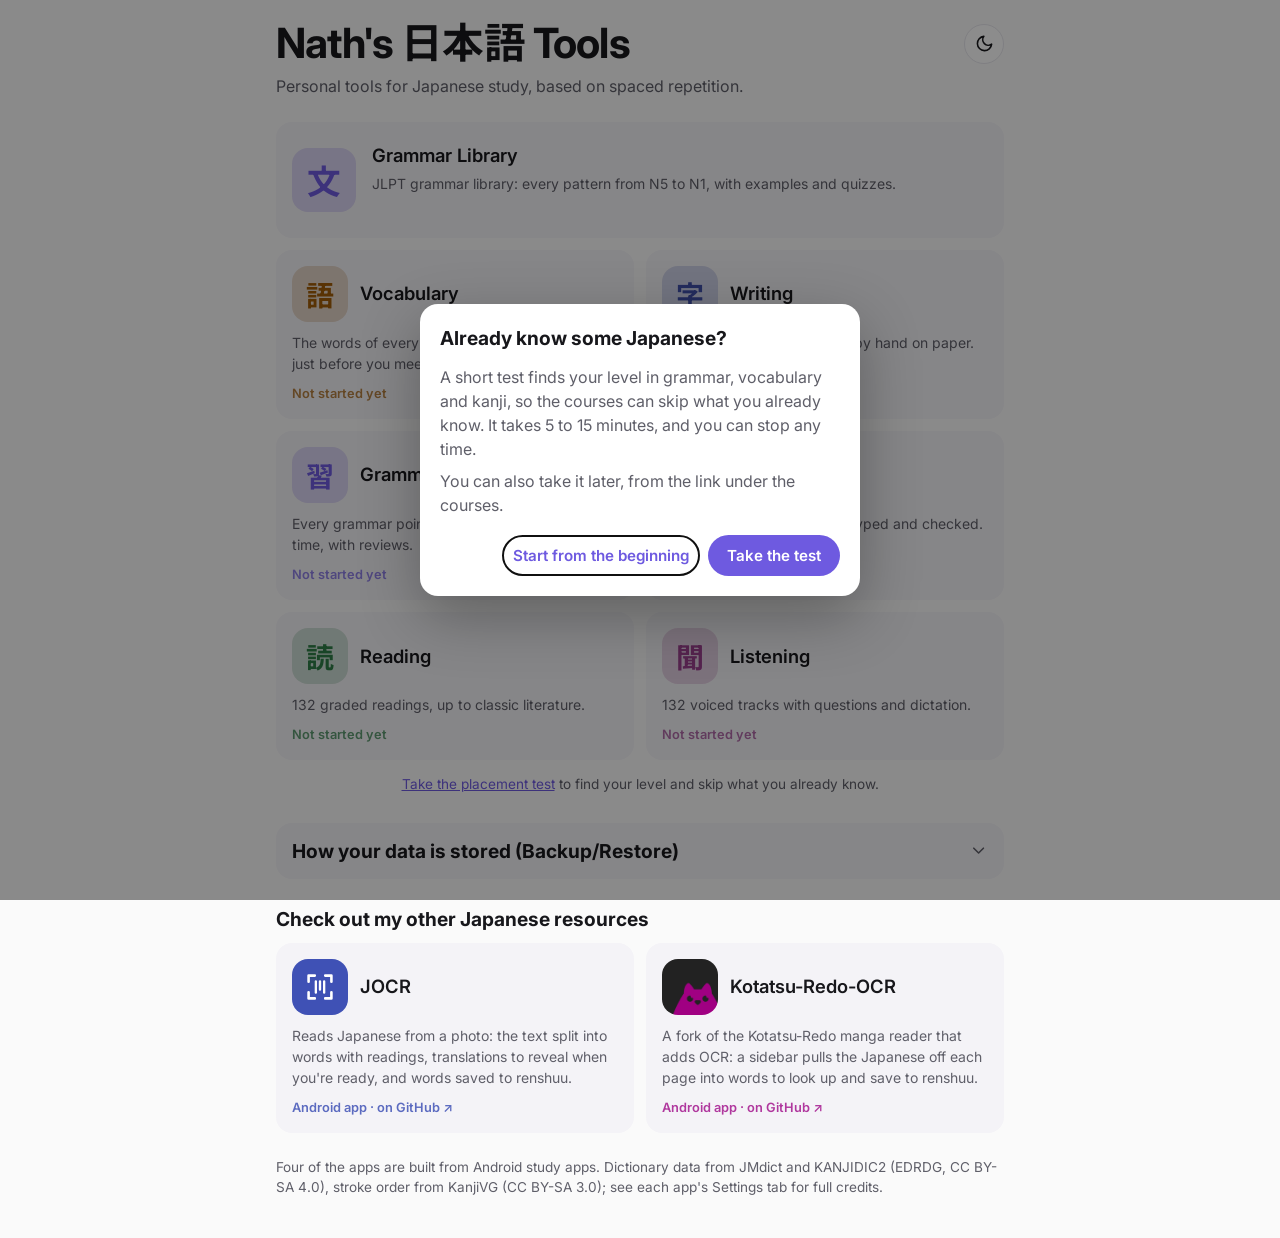
<file: index.html>
<!DOCTYPE html>
<html lang="en">
<head>
<meta charset="UTF-8">
<link rel="icon" href="data:image/svg+xml,%3Csvg%20xmlns%3D%27http%3A//www.w3.org/2000/svg%27%20viewBox%3D%270%200%2064%2064%27%3E%3Crect%20width%3D%2764%27%20height%3D%2764%27%20rx%3D%2714%27%20fill%3D%27%236E5AE0%27/%3E%3Ctext%20x%3D%2732%27%20y%3D%2745%27%20font-size%3D%2738%27%20text-anchor%3D%27middle%27%20fill%3D%27white%27%20font-family%3D%27sans-serif%27%3E%E6%97%A5%3C/text%3E%3C/svg%3E">
<link rel="manifest" href="manifest.webmanifest">
<link rel="apple-touch-icon" href="assets/icons/icon-180.png">
<meta name="apple-mobile-web-app-capable" content="yes">
<meta name="mobile-web-app-capable" content="yes">
<meta name="apple-mobile-web-app-title" content="日本語">
<meta name="apple-mobile-web-app-status-bar-style" content="default">
<meta name="theme-color" content="#FAFAFA">
<meta name="viewport" content="width=device-width, initial-scale=1.0">
<title>Nath's 日本語 Tools</title>
<meta name="description" content="A JLPT grammar library and six spaced-repetition study apps: grammar, vocabulary, writing, conjugation, reading and listening.">
<!-- Web fonts load without holding up the page: text shows in the fallback font until they arrive. -->
<link rel="preconnect" href="https://fonts.googleapis.com">
<link rel="preconnect" href="https://fonts.gstatic.com" crossorigin>
<link rel="stylesheet" href="https://fonts.googleapis.com/css2?family=Noto+Sans+JP:wght@400;500;700&amp;family=Inter:wght@400;500;600;700;800&amp;display=swap" media="print" onload="this.media='all'">
<noscript><link rel="stylesheet" href="https://fonts.googleapis.com/css2?family=Noto+Sans+JP:wght@400;500;700&amp;family=Inter:wght@400;500;600;700;800&amp;display=swap"></noscript>
<link rel="stylesheet" href="shared/core.css">
<link rel="stylesheet" href="landing.css">
<script src="shared/staging.js"></script>
<script>
  // Set the theme before the first paint, so dark mode doesn't flash.
  try { var t = localStorage.getItem('grammarNotebook.theme'); } catch (e) {}
  t = t || (matchMedia('(prefers-color-scheme: dark)').matches ? 'dark' : 'light');
  document.documentElement.setAttribute('data-theme', t);
  document.querySelector('meta[name="theme-color"]').setAttribute('content', t === 'dark' ? '#0A0A0C' : '#FAFAFA');
</script>
<!-- Preloads: written by tools/preloads.py, so edit that instead. -->
<link rel="modulepreload" href="landing.js">
<link rel="modulepreload" href="shared/srs/dom.js">
<link rel="modulepreload" href="shared/srs/ui.js">
<link rel="modulepreload" href="shared/srs/store.js">
<link rel="modulepreload" href="shared/srs/stats.js">
<link rel="modulepreload" href="shared/learner.js">
<link rel="modulepreload" href="shared/placement.js">
<link rel="modulepreload" href="shared/srs/fsrs.js">
<link rel="modulepreload" href="shared/srs/quiz-engine.js">
<!-- End of preloads. -->
</head>
<body>

<main class="hub-wrap">
  <header class="hub-head">
    <h1 class="hub-title">Nath's 日本語 Tools</h1>
    <button class="icon-btn" id="themeToggle" type="button" aria-label="Toggle dark mode" title="Toggle dark mode"></button>
  </header>
  <p class="hub-sub">Personal tools for Japanese study, based on spaced repetition.</p>

  <div id="backupReminder" class="backup-reminder" role="status" hidden></div>

  <section id="summary" class="summary" aria-label="Your study at a glance" hidden></section>

  <nav class="tiles" aria-label="Study apps">
    <a class="tile tile-wide" href="grammar/index.html" style="--tile:var(--app-grammar)">
      <span class="tile-glyph" lang="ja">文</span>
      <span class="tile-body">
        <span class="tile-name">Grammar Library</span>
        <span class="tile-desc">JLPT grammar library: every pattern from N5 to N1, with examples and quizzes.</span>
        <span class="tile-stat" data-stat="library"></span>
      </span>
    </a>
    <a class="tile" href="vocab/index.html" style="--tile:var(--app-vocab)">
      <span class="tile-glyph" lang="ja">語</span>
      <span class="tile-body">
        <span class="tile-name">Vocabulary</span>
        <span class="tile-desc">The words of every reading and track, learned just before you meet them.</span>
        <span class="tile-stat" data-stat="vocab"></span>
      </span>
    </a>
    <a class="tile" href="writing/index.html" style="--tile:var(--app-writing)">
      <span class="tile-glyph" lang="ja">字</span>
      <span class="tile-body">
        <span class="tile-name">Writing</span>
        <span class="tile-desc">Kana and 2,195 kanji, written by hand on paper.</span>
        <span class="tile-stat" data-stat="writing"></span>
      </span>
    </a>
    <a class="tile" href="grammar-course/index.html" style="--tile:var(--app-grammar)">
      <span class="tile-glyph" lang="ja">習</span>
      <span class="tile-body">
        <span class="tile-name">Grammar</span>
        <span class="tile-desc">Every grammar point in the library, a few at a time, with reviews.</span>
        <span class="tile-stat" data-stat="grammar"></span>
      </span>
    </a>
    <a class="tile" href="conjugation/index.html" style="--tile:var(--app-conjugation)">
      <span class="tile-glyph" lang="ja">る</span>
      <span class="tile-body">
        <span class="tile-name">Conjugation</span>
        <span class="tile-desc">Word types and every form, typed and checked.</span>
        <span class="tile-stat" data-stat="conjugation"></span>
      </span>
    </a>
    <a class="tile" href="reading/index.html" style="--tile:var(--app-reading)">
      <span class="tile-glyph" lang="ja">読</span>
      <span class="tile-body">
        <span class="tile-name">Reading</span>
        <span class="tile-desc">132 graded readings, up to classic literature.</span>
        <span class="tile-stat" data-stat="reading"></span>
      </span>
    </a>
    <a class="tile" href="listening/index.html" style="--tile:var(--app-listening)">
      <span class="tile-glyph" lang="ja">聞</span>
      <span class="tile-body">
        <span class="tile-name">Listening</span>
        <span class="tile-desc">132 voiced tracks with questions and dictation.</span>
        <span class="tile-stat" data-stat="listening"></span>
      </span>
    </a>
  </nav>

  <p class="placement-link small" id="placementLink"><a href="placement/index.html">Take the placement test</a> to find your level and skip what you already know.</p>

  <section id="knowledge" class="knowledge" aria-labelledby="knowledgeTitle" hidden>
    <h2 class="h2" id="knowledgeTitle">What you know</h2>
    <p class="small">Across every app. Known means you'd still remember it in three weeks.</p>
    <div id="knowledgeBody"></div>
  </section>

  <section id="activity" class="activity" aria-labelledby="activityTitle" hidden>
    <h2 class="h2" id="activityTitle">Minutes studied, last 14 days</h2>
    <p class="small">Time in quizzes plus time you've logged, across every app.</p>
    <div id="activityChart"></div>
  </section>

  <details class="card data-info">
    <summary>
      <h2 class="h2">How your data is stored (Backup/Restore)</h2>
      <svg class="data-caret" viewBox="0 0 24 24" fill="none" stroke="currentColor" stroke-width="2" stroke-linecap="round" stroke-linejoin="round" aria-hidden="true"><path d="m6 9 6 6 6-6"/></svg>
    </summary>
    <div class="prose small-prose">
      <p>There are no accounts and no server. Everything you do here is saved <strong>only in this browser, on this device</strong>:</p>
      <ul>
        <li>The grammar library keeps your saved points and settings in the browser's local storage.</li>
        <li>The study apps keep lessons passed, review schedules, answers and stats in the browser's IndexedDB storage.</li>
        <li>A shared record of what you know (the words, kanji, kana and forms you've met or are learning, and the words you've looked up) sits beside them, so every app sees the same picture.</li>
      </ul>
      <p>This means:</p>
      <ul>
        <li>Nothing is sent anywhere, and nobody else can see it.</li>
        <li>Your progress <strong>doesn't follow you</strong> to another browser, another device, or a private window.</li>
        <li><strong>Clearing this site's data</strong> (or "cookies and site data") in your browser settings <strong>deletes your progress</strong>. Some browsers may also clear it if the site goes unused for a long time.</li>
      </ul>
      <p><strong>On iPhone and iPad:</strong> Safari clears the data of websites you haven't opened for a week. To keep your progress, add this site to your Home Screen (tap Share, then <em>Add to Home Screen</em>) and always open it from there. Home Screen apps aren't cleared like that. The Home Screen app keeps its own progress, separate from Safari's, so pick one and stick with it.</p>
      <p><strong>On Android:</strong> Chrome keeps your progress unless you clear the site's data or the phone runs very low on space. Installing the site (Chrome menu, then <em>Add to Home screen</em> or <em>Install app</em>) makes it open like an app and helps keep its data safe.</p>
      <p>To keep it safe, save a backup file now and then. You can restore it here or in another browser to carry on where you left off. Each app's Settings tab can also back up just that app.</p>
      <p><strong>Moving from the Android apps:</strong> a backup from the Android Writing, Conjugation, Reading or Listening app restores here too. Use the button below, or that app's Settings tab. It brings over lessons passed, reviews, stats and your study log.</p>
    </div>
    <div class="stack" style="margin-top:14px">
      <button class="btn block" id="backupAll" type="button">Back up everything</button>
      <button class="btn outline block" id="restoreAll" type="button">Restore from a backup</button>
    </div>
    <p class="tiny" id="storageLine" style="margin-top:10px"></p>
  </details>

  <section class="more" aria-labelledby="moreTitle">
    <h2 class="h2" id="moreTitle">Check out my other Japanese resources</h2>
    <div class="tiles">
      <a class="tile" href="https://github.com/NathanKewley/JOCR" target="_blank" rel="noopener" style="--tile:#5C6BC0">
        <img class="tile-glyph tile-img" src="assets/icons/jocr.svg" alt="" width="56" height="56">
        <span class="tile-body">
          <span class="tile-name">JOCR</span>
          <span class="tile-desc">Reads Japanese from a photo: the text split into words with readings, translations to reveal when you're ready, and words saved to renshuu.</span>
          <span class="tile-stat">Android app · on GitHub ↗</span>
        </span>
      </a>
      <a class="tile" href="https://github.com/NathanKewley/Kotatsu-Redo-OCR" target="_blank" rel="noopener" style="--tile:#B0389E">
        <img class="tile-glyph tile-img" src="assets/icons/kotatsu-redo-ocr.png" alt="" width="56" height="56">
        <span class="tile-body">
          <span class="tile-name">Kotatsu-Redo-OCR</span>
          <span class="tile-desc">A fork of the Kotatsu-Redo manga reader that adds OCR: a sidebar pulls the Japanese off each page into words to look up and save to renshuu.</span>
          <span class="tile-stat">Android app · on GitHub ↗</span>
        </span>
      </a>
    </div>
  </section>
</main>

<footer class="hub-wrap hub-foot small">
  Four of the apps are built from Android study apps. Dictionary data from JMdict and KANJIDIC2 (EDRDG, CC BY-SA 4.0), stroke order from KanjiVG (CC BY-SA 3.0); see each app's Settings tab for full credits.
</footer>

<script type="module" src="landing.js"></script>
</body>
</html>
</file>
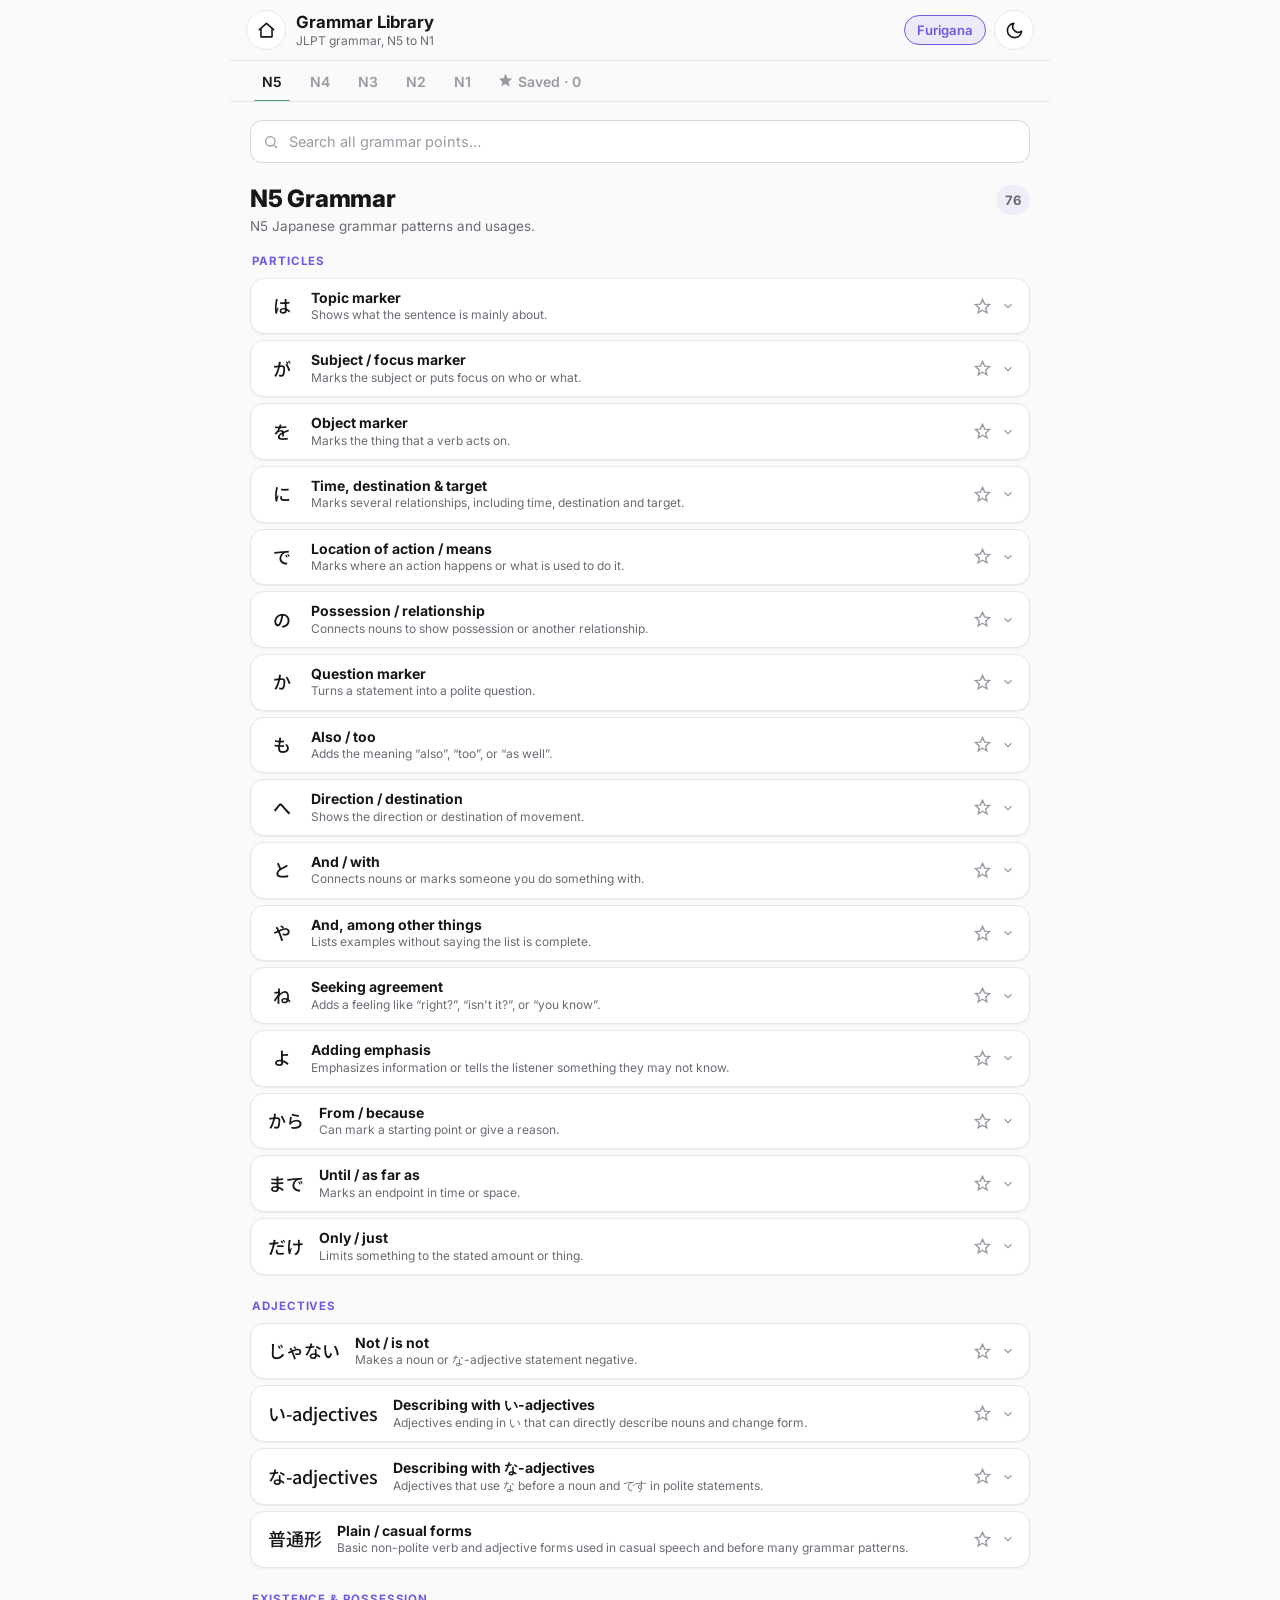
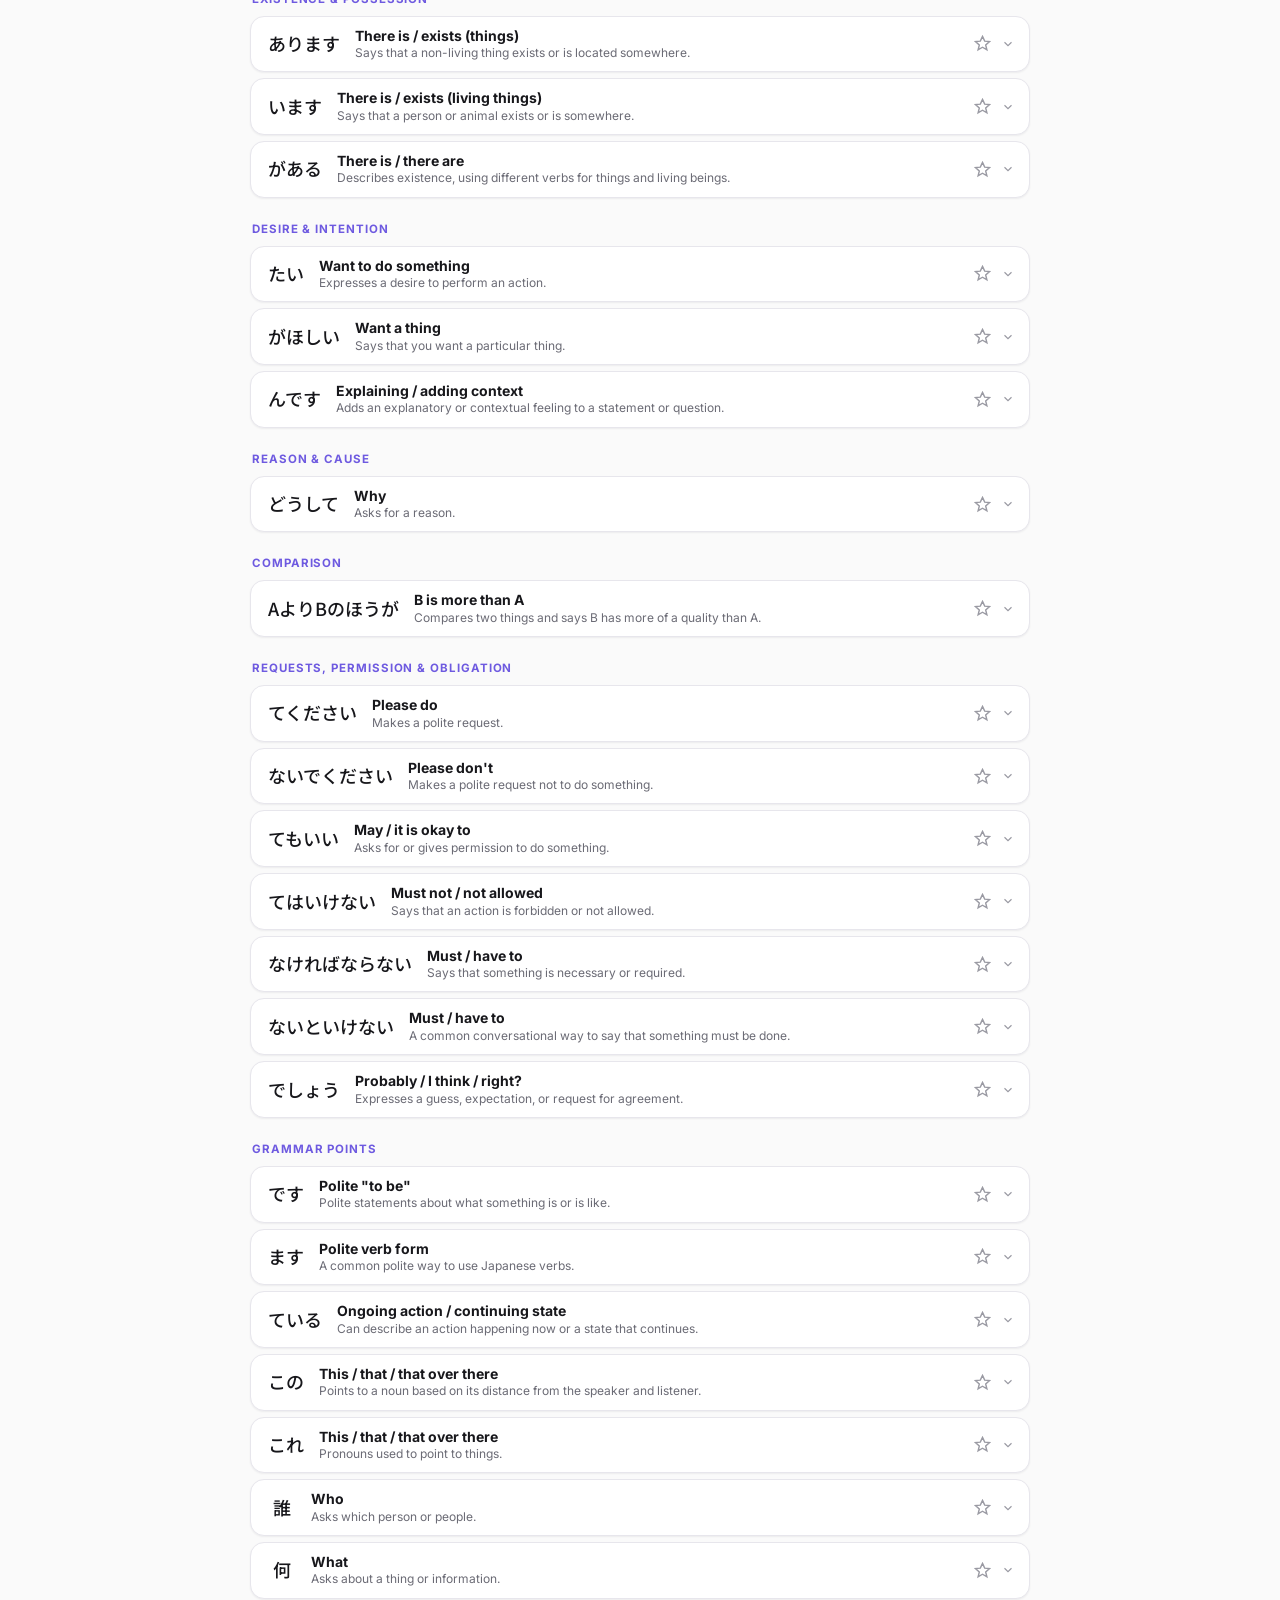
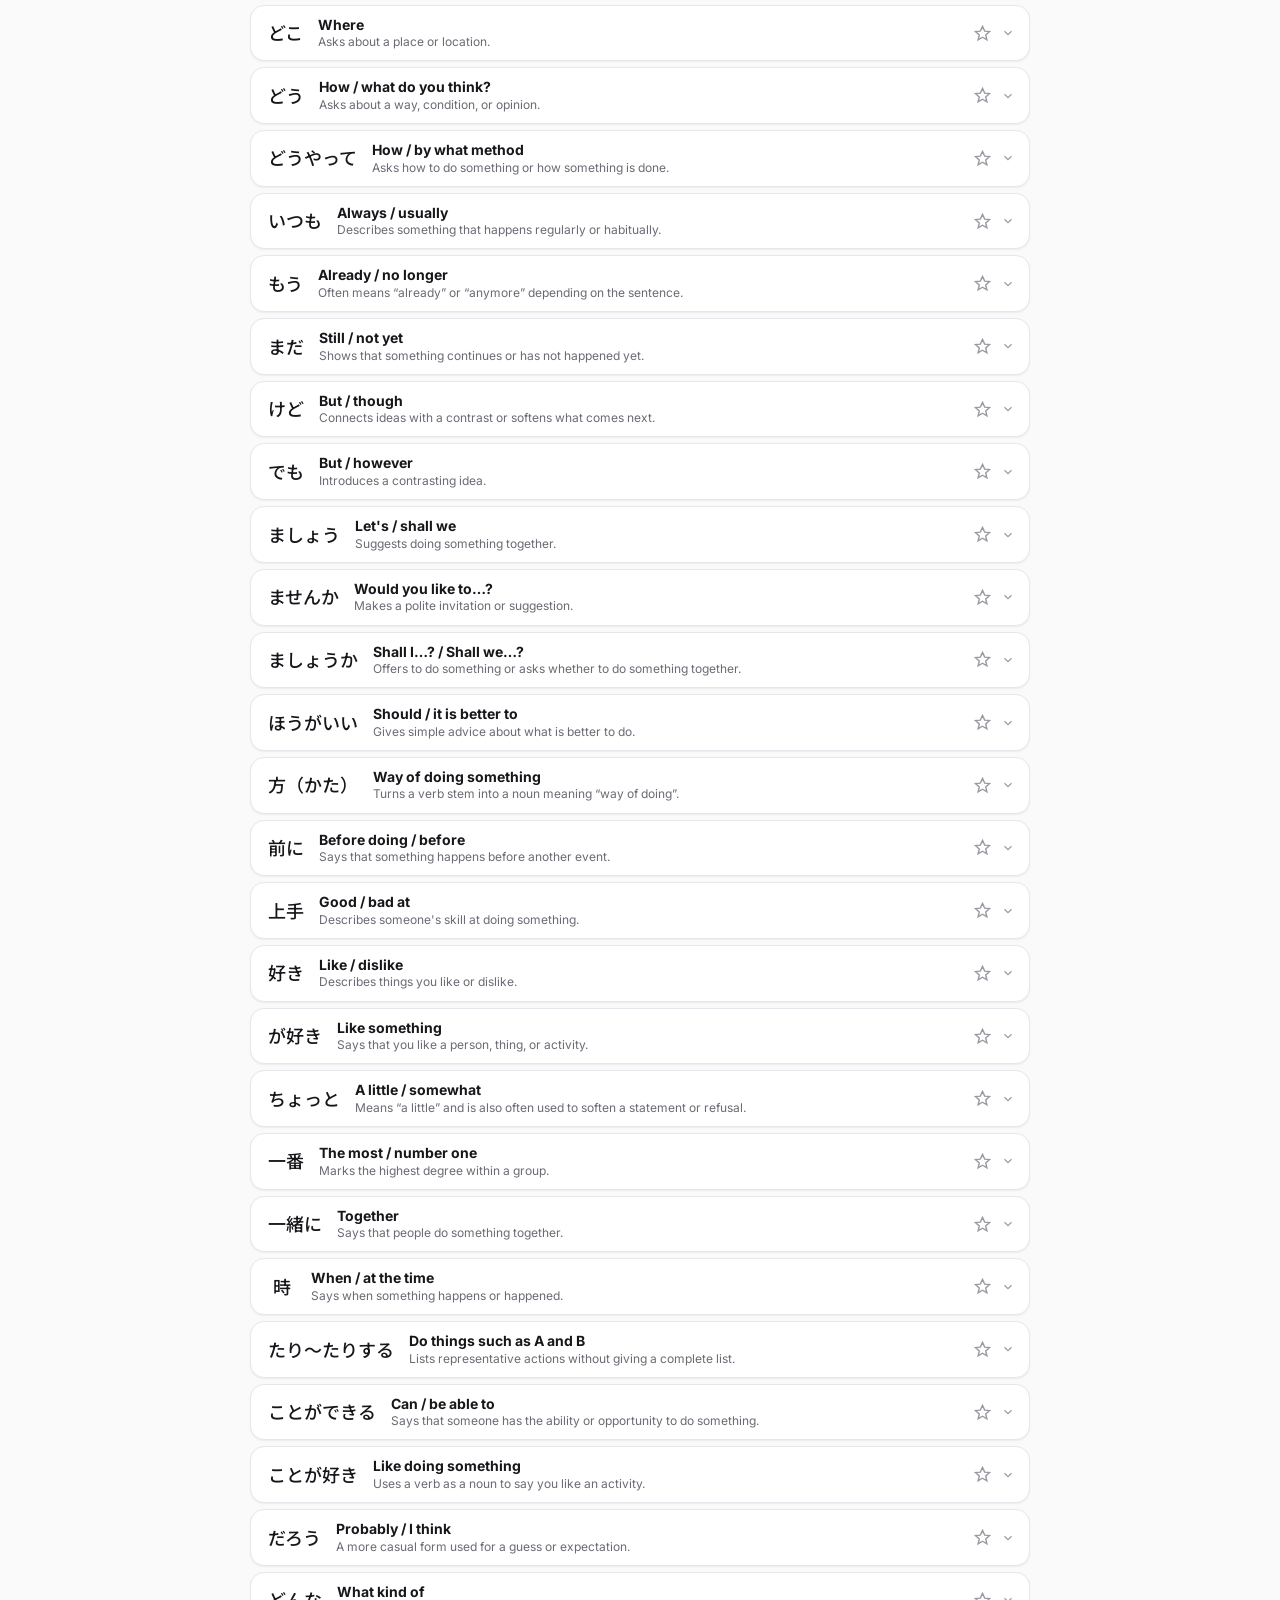
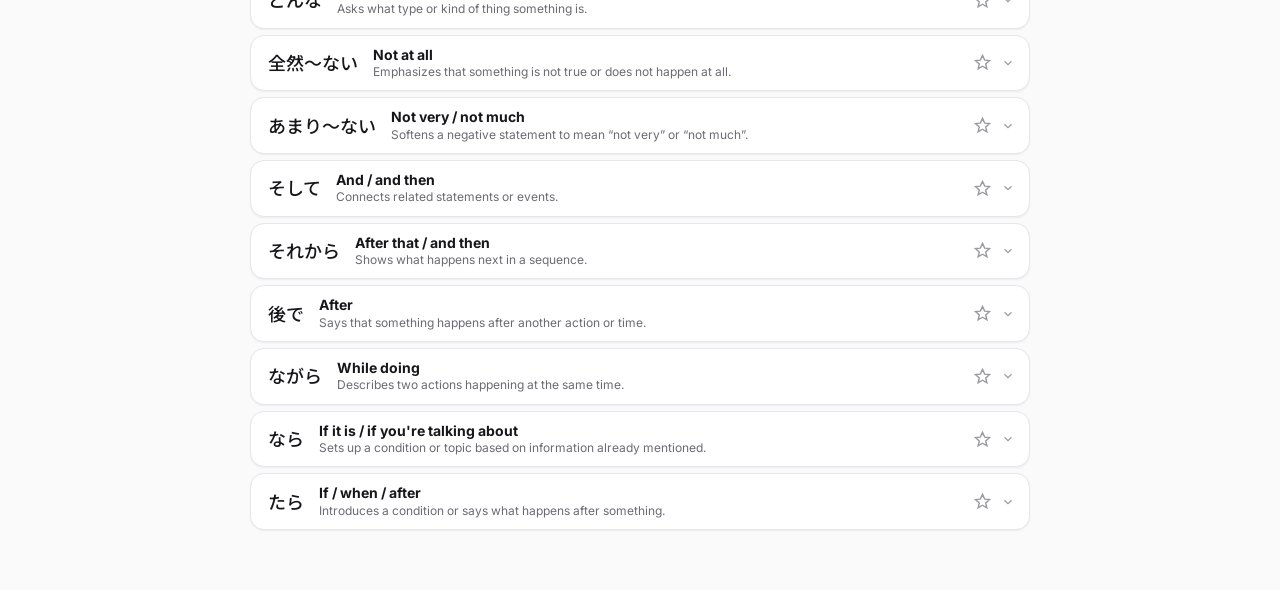
<file: grammar/index.html>
<!DOCTYPE html>
<html lang="en">
<head>
<meta charset="UTF-8">
<link rel="icon" href="data:image/svg+xml,%3Csvg%20xmlns%3D%27http%3A//www.w3.org/2000/svg%27%20viewBox%3D%270%200%2064%2064%27%3E%3Crect%20width%3D%2764%27%20height%3D%2764%27%20rx%3D%2714%27%20fill%3D%27%236E5AE0%27/%3E%3Ctext%20x%3D%2732%27%20y%3D%2745%27%20font-size%3D%2738%27%20text-anchor%3D%27middle%27%20fill%3D%27white%27%20font-family%3D%27sans-serif%27%3E%E6%96%87%3C/text%3E%3C/svg%3E">
<link rel="manifest" href="../manifest.webmanifest">
<link rel="apple-touch-icon" href="../assets/icons/icon-180.png">
<meta name="apple-mobile-web-app-capable" content="yes">
<meta name="mobile-web-app-capable" content="yes">
<meta name="apple-mobile-web-app-title" content="日本語">
<meta name="apple-mobile-web-app-status-bar-style" content="default">
<meta name="theme-color" content="#FAFAFA">
<meta name="viewport" content="width=device-width, initial-scale=1.0">
<title>Grammar Library — JLPT Grammar</title>
<!-- Web fonts load without holding up the page: text shows in the fallback font until they arrive. -->
<link rel="preconnect" href="https://fonts.googleapis.com">
<link rel="preconnect" href="https://fonts.gstatic.com" crossorigin>
<link rel="stylesheet" href="https://fonts.googleapis.com/css2?family=Noto+Sans+JP:wght@400;500;700&amp;family=Inter:wght@400;500;600;700;800&amp;display=swap" media="print" onload="this.media='all'">
<noscript><link rel="stylesheet" href="https://fonts.googleapis.com/css2?family=Noto+Sans+JP:wght@400;500;700&amp;family=Inter:wght@400;500;600;700;800&amp;display=swap"></noscript>
<link rel="stylesheet" href="style.css">
<script src="../shared/staging.js"></script>
</head>
<body>

<!-- Laid out like the study apps' bar: home, title, then the controls. -->
<header class="app-header">
  <a class="home-btn" href="../index.html" title="All study apps" aria-label="All study apps"><svg viewBox="0 0 24 24" aria-hidden="true"><path d="M3 11l9-8 9 8"/><path d="M5 10v10h14V10"/></svg></a>
  <div class="app-heading">
    <h1 class="app-title">Grammar Library</h1>
    <p class="app-subtitle">JLPT grammar, N5 to N1</p>
  </div>
  <div class="header-controls">
    <label class="furigana-chip" title="Show readings over kanji">
      <input type="checkbox" id="furiganaToggle" checked>
      <span>Furigana</span>
    </label>
    <button class="theme-toggle" id="themeToggle" aria-label="Toggle dark mode" title="Toggle dark mode"></button>
  </div>
</header>

<nav class="tab-bar" id="tabBar"></nav>

<main class="app-main">
  <div class="search-wrap" id="searchWrap">
    <input type="text" class="search-input" id="searchInput" placeholder="Search grammar points…" autocomplete="off">
  </div>
  <div id="pageHeading"></div>
  <div id="mainContent"></div>
</main>

<div class="worksheet-modal" id="worksheetModal" hidden>
  <div class="worksheet-backdrop" id="worksheetBackdrop"></div>
  <div class="worksheet-panel" role="dialog" aria-modal="true" aria-labelledby="worksheetTitle">
    <div class="worksheet-toolbar">
      <div class="worksheet-toolbar-actions">
        <button class="worksheet-check" id="worksheetCheck" type="button">✓ Check Answers</button>
        <button class="worksheet-regenerate" id="worksheetRegenerate" type="button">↻ New Worksheet</button>
      </div>
      <button class="worksheet-close" id="worksheetClose" type="button" aria-label="Close worksheet">✕</button>
    </div>
    <div class="worksheet-content" id="worksheetContent"></div>
  </div>
</div>

<script src="grammar-data.js"></script>
<script src="reference-data.js"></script>
<script src="alignment.js"></script>
<script src="grammar-core.js"></script>
<script src="app.js"></script>
</body>
</html>
</file>
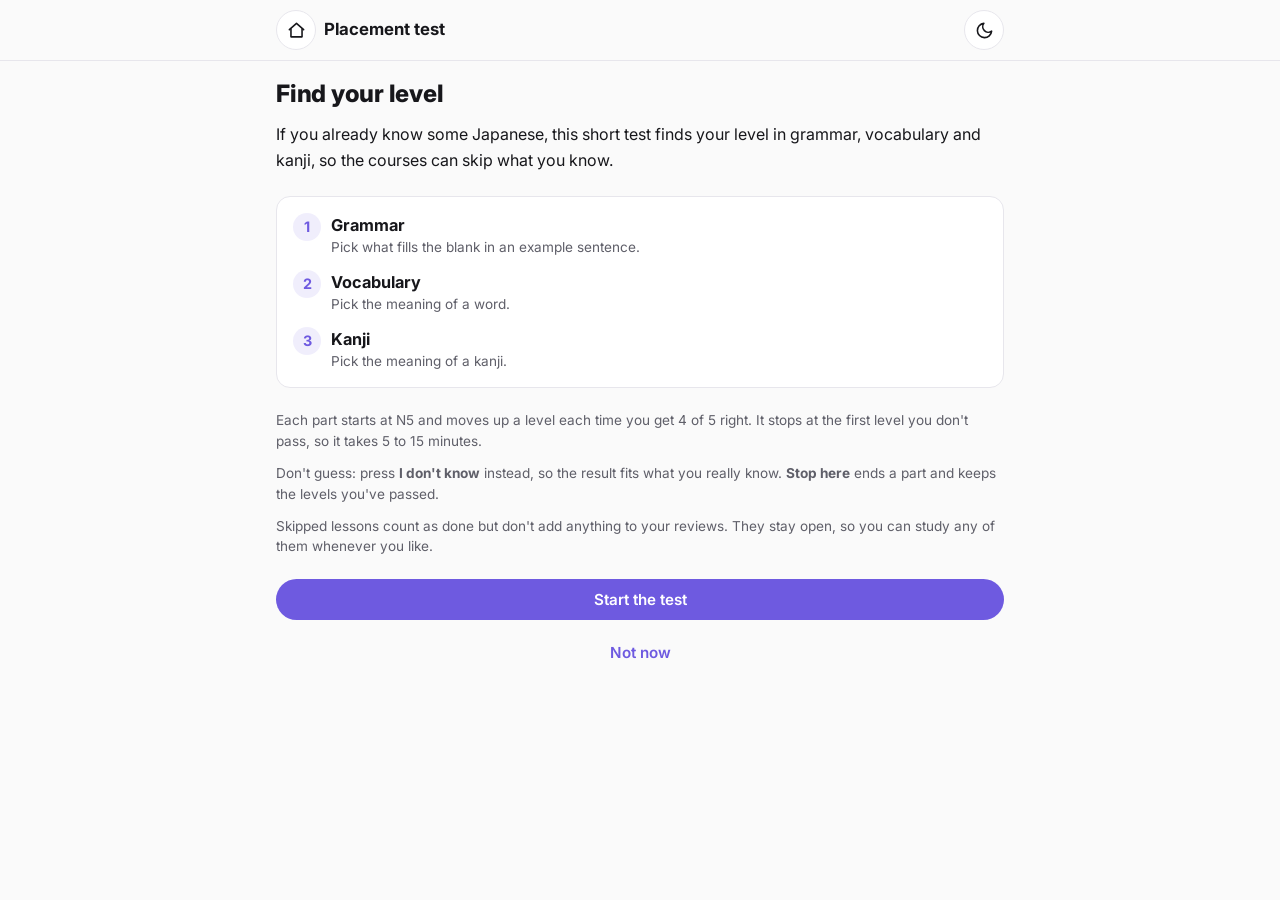
<file: placement/index.html>
<!DOCTYPE html>
<html lang="en">
<head>
<meta charset="UTF-8">
<link rel="icon" href="data:image/svg+xml,%3Csvg%20xmlns%3D%27http%3A//www.w3.org/2000/svg%27%20viewBox%3D%270%200%2064%2064%27%3E%3Crect%20width%3D%2764%27%20height%3D%2764%27%20rx%3D%2714%27%20fill%3D%27%236E5AE0%27/%3E%3Ctext%20x%3D%2732%27%20y%3D%2745%27%20font-size%3D%2738%27%20text-anchor%3D%27middle%27%20fill%3D%27white%27%20font-family%3D%27sans-serif%27%3E%E8%A9%A6%3C/text%3E%3C/svg%3E">
<link rel="manifest" href="../manifest.webmanifest">
<link rel="apple-touch-icon" href="../assets/icons/icon-180.png">
<meta name="apple-mobile-web-app-capable" content="yes">
<meta name="mobile-web-app-capable" content="yes">
<meta name="apple-mobile-web-app-title" content="日本語">
<meta name="apple-mobile-web-app-status-bar-style" content="default">
<meta name="theme-color" content="#FAFAFA">
<meta name="viewport" content="width=device-width, initial-scale=1.0">
<title>Placement test</title>
<meta name="description" content="A short test that finds your JLPT level in grammar, vocabulary and kanji, so the courses can skip what you already know.">
<!-- Web fonts load without holding up the page: text shows in the fallback font until they arrive. -->
<link rel="preconnect" href="https://fonts.googleapis.com">
<link rel="preconnect" href="https://fonts.gstatic.com" crossorigin>
<link rel="stylesheet" href="https://fonts.googleapis.com/css2?family=Noto+Sans+JP:wght@400;500;700&amp;family=Inter:wght@400;500;600;700;800&amp;display=swap" media="print" onload="this.media='all'">
<noscript><link rel="stylesheet" href="https://fonts.googleapis.com/css2?family=Noto+Sans+JP:wght@400;500;700&amp;family=Inter:wght@400;500;600;700;800&amp;display=swap"></noscript>
<link rel="stylesheet" href="../shared/core.css">
<link rel="stylesheet" href="placement.css">
<script src="../shared/staging.js"></script>
<script>
  // Set the theme before the first paint, so dark mode doesn't flash.
  try { var t = localStorage.getItem('grammarNotebook.theme'); } catch (e) {}
  t = t || (matchMedia('(prefers-color-scheme: dark)').matches ? 'dark' : 'light');
  document.documentElement.setAttribute('data-theme', t);
  document.querySelector('meta[name="theme-color"]').setAttribute('content', t === 'dark' ? '#0A0A0C' : '#FAFAFA');
</script>
<!-- Preloads: written by tools/preloads.py, so edit that instead. -->
<link rel="modulepreload" href="placement.js">
<link rel="modulepreload" href="../shared/srs/dom.js">
<link rel="modulepreload" href="../shared/placement.js">
<link rel="preload" href="../vocab/data/content.json" as="fetch" crossorigin>
<link rel="preload" href="../writing/data/content.json" as="fetch" crossorigin>
<!-- End of preloads. -->
</head>
<body>
<div id="app"></div>
<!-- The Grammar Library's data and logic, shared with the library page. -->
<script src="../grammar/grammar-data.js"></script>
<script src="../grammar/reference-data.js"></script>
<script src="../grammar/alignment.js"></script>
<script src="../grammar/grammar-core.js"></script>
<script type="module" src="placement.js"></script>
</body>
</html>
</file>
<file: shared/core.css>
/* Shared look for the landing page and the four study apps.
   The palette follows the grammar library so the whole site feels like one. */

:root {
  --bg: #FAFAFA;
  --surface: #FFFFFF;
  --surface-2: #F4F3F7;
  --ink: #17171B;
  --ink-soft: #5F5F69;
  --ink-faint: #9A9AA3;
  --rule: #E7E6EC;
  --rule-strong: #D7D5E0;
  --shadow: rgba(23, 23, 27, 0.06);
  --good: #23894B;
  --good-soft: #23894B1A;
  --bad: #C83A3A;
  --bad-soft: #C83A3A14;
  --warn: #B7791F;
  --gold: #E0A526;

  /* Each app sets its own accent; the default is the grammar library's. */
  --accent: #6E5AE0;
  --accent-soft: #6E5AE01A;
  --accent-ink: #FFFFFF;

  --app-grammar: #6E5AE0;
  --app-writing: #3F4FA8;
  --app-conjugation: #127386;
  --app-reading: #2E7D46;
  --app-listening: #9A3F8E;
  --app-vocab: #A15C07;

  /* A kanji's parts, in Writing. */
  --part-0: #D9534F;
  --part-1: #2E7FD6;
  --part-2: #2E9E5B;
  --part-3: #B9770E;

  --radius: 14px;
  color-scheme: light;
}

[data-theme="dark"] {
  --bg: #0A0A0C;
  --surface: #17171B;
  --surface-2: #1F1F25;
  --ink: #F5F5F7;
  --ink-soft: #A6A6AF;
  --ink-faint: #6B6B75;
  --rule: #26262D;
  --rule-strong: #33333B;
  --shadow: rgba(0, 0, 0, 0.4);
  --good: #5FCB86;
  --good-soft: #5FCB861F;
  --bad: #F0797E;
  --bad-soft: #F0797E1A;
  --warn: #E0B458;
  --gold: #F2C14E;

  --accent: #8B7EF5;
  --accent-soft: #8B7EF524;
  --accent-ink: #0A0A0C;

  --app-grammar: #8B7EF5;
  --app-writing: #8F9BEA;
  --app-conjugation: #4FC1D3;
  --app-reading: #6CC48F;
  --app-listening: #E08AD6;
  --app-vocab: #EDA94E;

  --part-0: #FF7B72;
  --part-1: #6CB4FF;
  --part-2: #5FD08A;
  --part-3: #F2C14E;

  color-scheme: dark;
}

body[data-app="writing"] { --accent: var(--app-writing); }
body[data-app="conjugation"] { --accent: var(--app-conjugation); }
body[data-app="reading"] { --accent: var(--app-reading); }
body[data-app="listening"] { --accent: var(--app-listening); }
body[data-app="vocab"] { --accent: var(--app-vocab); }
body[data-app="grammar"] { --accent: var(--app-grammar); }
body[data-app] { --accent-soft: color-mix(in srgb, var(--accent) 13%, transparent); }

* { box-sizing: border-box; }

/* Hidden means hidden, even for elements given their own display style. */
[hidden] { display: none !important; }

html, body {
  margin: 0;
  padding: 0;
  background: var(--bg);
  color: var(--ink);
  font-family: 'Inter', 'Noto Sans JP', sans-serif;
  -webkit-font-smoothing: antialiased;
  line-height: 1.5;
}

body { min-height: 100vh; }

/* No grey flash on tap in Android Chrome; buttons have their own pressed states. */
a, button, summary, label, .pw, .tile { -webkit-tap-highlight-color: transparent; }
.btn:active, .option:active, .icon-btn:active { transform: scale(0.98); }

/* Icons are stroked line drawings unless a component says otherwise. */
svg[aria-hidden="true"] { width: 1.2em; height: 1.2em; fill: none; stroke: currentColor; stroke-width: 2; stroke-linecap: round; stroke-linejoin: round; }
span[style*="width"] > svg[aria-hidden="true"] { width: 100%; height: 100%; }

.jp, [lang="ja"] { font-family: 'Noto Sans JP', sans-serif; }

a { color: var(--accent); }

h1, h2, h3, h4 { margin: 0; line-height: 1.25; }
p { margin: 0; }

ruby rt {
  font-size: 0.55em;
  color: var(--ink-soft);
  user-select: none;
}

/* ---------- App frame ---------- */

.appbar {
  position: sticky;
  top: 0;
  z-index: 20;
  background: color-mix(in srgb, var(--bg) 88%, transparent);
  backdrop-filter: blur(10px);
  border-bottom: 1px solid var(--rule);
}

.appbar-row {
  max-width: 760px;
  margin: 0 auto;
  display: flex;
  align-items: center;
  gap: 8px;
  padding: 10px 16px;
  min-height: 56px;
}

.appbar-title {
  flex: 1;
  min-width: 0;
  font-size: 1.05rem;
  font-weight: 700;
  white-space: nowrap;
  overflow: hidden;
  text-overflow: ellipsis;
}

.appbar-title small {
  display: block;
  font-size: 0.75rem;
  font-weight: 500;
  color: var(--ink-soft);
}

.icon-btn {
  flex: none;
  width: 40px;
  height: 40px;
  border-radius: 50%;
  border: 1px solid var(--rule);
  background: var(--surface);
  color: var(--ink);
  display: inline-flex;
  align-items: center;
  justify-content: center;
  cursor: pointer;
  text-decoration: none;
  padding: 0;
}

.icon-btn:hover { background: var(--surface-2); }
.icon-btn svg { width: 19px; height: 19px; stroke: currentColor; fill: none; stroke-width: 2; stroke-linecap: round; stroke-linejoin: round; }

.tabs {
  max-width: 760px;
  margin: 0 auto;
  display: flex;
  gap: 2px;
  padding: 0 12px;
  overflow-x: auto;
  scrollbar-width: none;
}

.tabs a {
  flex: 1;
  text-align: center;
  padding: 10px 8px 11px;
  font-weight: 600;
  font-size: 0.9rem;
  color: var(--ink-soft);
  text-decoration: none;
  border-bottom: 2.5px solid transparent;
  white-space: nowrap;
}

.tabs a.active {
  color: var(--accent);
  border-bottom-color: var(--accent);
}

.view {
  max-width: 760px;
  margin: 0 auto;
  padding: 18px 16px 64px;
}

.stack > * + * { margin-top: 12px; }
.stack-lg > * + * { margin-top: 22px; }

/* ---------- Text ---------- */

.h1 { font-size: 1.5rem; font-weight: 800; letter-spacing: -0.01em; }
.h2 { font-size: 1.2rem; font-weight: 700; }
.h3 { font-size: 1.02rem; font-weight: 700; }
.label { font-size: 0.82rem; font-weight: 600; color: var(--ink-soft); }
.small { font-size: 0.85rem; color: var(--ink-soft); }
.tiny { font-size: 0.75rem; color: var(--ink-soft); }
.muted { color: var(--ink-soft); }
.good-text { color: var(--good); }
.bad-text { color: var(--bad); }
.ja-xl { font-size: 2rem; font-family: 'Noto Sans JP', sans-serif; line-height: 1.35; }
.ja-l { font-size: 1.5rem; font-family: 'Noto Sans JP', sans-serif; line-height: 1.45; }
.ja-m { font-size: 1.15rem; font-family: 'Noto Sans JP', sans-serif; }
.prose { font-size: 1rem; line-height: 1.65; }
.prose strong { font-weight: 700; }

/* ---------- Surfaces ---------- */

.card {
  background: var(--surface);
  border: 1px solid var(--rule);
  border-radius: var(--radius);
  padding: 16px;
}

.card.accent {
  background: var(--accent-soft);
  border-color: color-mix(in srgb, var(--accent) 35%, transparent);
}

.card.tappable { cursor: pointer; transition: border-color .15s, transform .15s; }
.card.tappable:hover { border-color: var(--accent); }

.row { display: flex; align-items: center; gap: 10px; }
.row.top { align-items: flex-start; }
.row > .grow { flex: 1; min-width: 0; }
.wrap { display: flex; flex-wrap: wrap; gap: 8px; }

.chevron { color: var(--ink-faint); flex: none; }

.notice {
  border-radius: var(--radius);
  padding: 12px 14px;
  background: var(--surface-2);
  font-size: 0.9rem;
  color: var(--ink-soft);
}

.notice.warn { background: color-mix(in srgb, var(--warn) 14%, transparent); color: var(--ink); }

/* ---------- Buttons ---------- */

.btn {
  display: inline-flex;
  align-items: center;
  justify-content: center;
  gap: 8px;
  font: inherit;
  font-weight: 600;
  font-size: 0.95rem;
  border-radius: 999px;
  padding: 10px 18px;
  border: 1px solid transparent;
  cursor: pointer;
  text-decoration: none;
  text-align: center;
  line-height: 1.3;
  background: var(--accent);
  color: var(--accent-ink);
}

.btn svg { width: 18px; height: 18px; flex: none; fill: none; stroke: currentColor; stroke-width: 2.4; stroke-linecap: round; stroke-linejoin: round; }
.btn:hover { filter: brightness(1.07); }
.btn:disabled { opacity: 0.45; cursor: default; filter: none; }
.btn.tonal { background: var(--accent-soft); color: var(--accent); }
.btn.outline { background: transparent; color: var(--accent); border-color: var(--rule-strong); }
.btn.outline:hover { background: var(--accent-soft); }
.btn.text { background: transparent; color: var(--accent); padding-left: 10px; padding-right: 10px; }
.btn.danger { background: var(--bad); color: #fff; }
.btn.block { display: flex; width: 100%; }
.btn.small { padding: 6px 12px; font-size: 0.85rem; }

.btn-row { display: flex; gap: 10px; }
.btn-row > .btn { flex: 1; }

/* ---------- Lists ---------- */

.list { display: flex; flex-direction: column; }

.list-item {
  display: flex;
  align-items: center;
  gap: 12px;
  padding: 10px 4px;
  border-bottom: 1px solid var(--rule);
  cursor: pointer;
  color: inherit;
  text-decoration: none;
}

.list-item:last-child { border-bottom: 0; }
.list-item:hover { background: var(--surface-2); }
.list-item .grow { flex: 1; min-width: 0; }
.list-item .sub { font-size: 0.82rem; color: var(--ink-soft); }

.status-icon {
  flex: none;
  width: 22px;
  height: 22px;
  display: inline-flex;
  align-items: center;
  justify-content: center;
  color: var(--ink-faint);
}

.status-icon svg { width: 20px; height: 20px; stroke: currentColor; fill: none; stroke-width: 2; stroke-linecap: round; stroke-linejoin: round; }
.status-icon.done { color: var(--accent); }

details.lesson {
  border-bottom: 1px solid var(--rule);
}

details.lesson > summary {
  list-style: none;
  display: flex;
  align-items: center;
  gap: 12px;
  padding: 11px 4px;
  cursor: pointer;
}

details.lesson > summary::-webkit-details-marker { display: none; }
details.lesson > summary .grow { flex: 1; min-width: 0; }
details.lesson > summary .caret { transition: transform .15s; color: var(--ink-faint); }
details.lesson[open] > summary .caret { transform: rotate(90deg); }
details.lesson > .list { padding: 0 0 8px 30px; }

/* Text size in Reading and Listening: one control, so it never splits across lines. */
/* On a narrow phone it wraps to the right-hand end of the next row. */
.text-size { display: inline-flex; flex: none; margin-left: auto; border: 1px solid var(--rule); border-radius: 999px; overflow: hidden; background: var(--surface); }
.text-size button { border: 0; background: none; color: var(--ink); font: inherit; font-weight: 700; font-size: .8rem; width: 30px; height: 32px; padding: 0; cursor: pointer; }
.text-size button + button { border-left: 1px solid var(--rule); }
.text-size button:disabled { opacity: .4; cursor: default; }

/* A word shown large, its reading on a line above (wordHeading in vocab/app.js). */
.word-head { display: inline-flex; flex-direction: column; align-items: flex-start; line-height: 1.15; }
.word-reading { font-size: .85rem; color: var(--ink-soft); font-family: 'Noto Sans JP', sans-serif; }

/* Further senses of a word, behind a tap. */
.more-senses > summary { cursor: pointer; color: var(--accent); font-size: .85rem; font-weight: 600; margin: 2px 0 4px; }

/* A tab with nothing to show yet. */
.empty-state { text-align: left; }

/* A Today tab's lessons, folded by level or part (lessonFolds in screens.js). */
.fold + .fold { margin-top: 10px; }
.fold-head {
  width: 100%;
  display: flex;
  align-items: center;
  gap: 10px;
  padding: 12px 14px;
  border: 1px solid var(--rule);
  border-radius: var(--radius);
  background: var(--surface);
  color: var(--ink);
  font: inherit;
  text-align: left;
  cursor: pointer;
}
.fold-head:hover { border-color: var(--accent); }
.fold-head .grow { flex: 1; min-width: 0; display: flex; flex-direction: column; }
.fold-caret { color: var(--ink-faint); display: inline-flex; transition: transform .15s; }
.fold-caret svg { width: 18px; height: 18px; stroke: currentColor; fill: none; stroke-width: 2; }
.fold.open .fold-caret { transform: rotate(90deg); }

/* ---------- Stats ---------- */

.section-title { margin: 26px 0 4px; }
.section-note { margin-bottom: 10px; }

.stat-grid {
  display: grid;
  grid-template-columns: repeat(auto-fill, minmax(140px, 1fr));
  gap: 8px;
}

.stat {
  background: var(--surface);
  border: 1px solid var(--rule);
  border-radius: 12px;
  padding: 10px 12px;
}

.stat .v { font-size: 1.15rem; font-weight: 700; font-variant-numeric: tabular-nums; }
.stat .k { font-size: 0.75rem; color: var(--ink-soft); }

.bar-row {
  display: grid;
  grid-template-columns: minmax(0, 1fr) auto;
  gap: 2px 10px;
  padding: 6px 0;
  align-items: center;
}

.bar-row.tappable { cursor: pointer; }
.bar-row.tappable:hover .bar-label { color: var(--accent); }
.bar-label { font-size: 0.88rem; overflow: hidden; text-overflow: ellipsis; white-space: nowrap; }
.bar-value { font-size: 0.8rem; color: var(--ink-soft); font-variant-numeric: tabular-nums; text-align: right; }

.bar-track {
  grid-column: 1 / -1;
  height: 7px;
  border-radius: 4px;
  background: var(--surface-2);
  overflow: hidden;
}

.bar-fill { height: 100%; border-radius: 4px; background: var(--accent); }

.progress {
  height: 6px;
  border-radius: 3px;
  background: var(--surface-2);
  overflow: hidden;
}

.progress > div { height: 100%; background: var(--accent); border-radius: 3px; transition: width .25s; }

.chart {
  display: flex;
  align-items: flex-end;
  gap: 3px;
  height: 130px;
  padding-top: 16px;
}

.chart-col {
  flex: 1;
  min-width: 0;
  height: 100%;
  display: flex;
  flex-direction: column;
  justify-content: flex-end;
  align-items: stretch;
  position: relative;
}

.chart-col .seg { width: 100%; }
.chart-col .seg:first-child { border-radius: 3px 3px 0 0; }
.chart-col .num {
  font-size: 0.62rem;
  text-align: center;
  color: var(--ink-soft);
  font-variant-numeric: tabular-nums;
  line-height: 1.2;
}

.chart-axis {
  display: flex;
  gap: 3px;
  border-top: 1px solid var(--rule-strong);
  padding-top: 3px;
}

.chart-axis span {
  flex: 1;
  min-width: 0;
  font-size: 0.62rem;
  color: var(--ink-soft);
  text-align: center;
  white-space: nowrap;
  overflow: visible;
}

.chart-axis span:first-child { text-align: left; }
.chart-axis span:last-child { text-align: right; }

.legend { display: flex; gap: 14px; font-size: 0.78rem; color: var(--ink-soft); margin-bottom: 4px; }
.legend i { display: inline-block; width: 10px; height: 10px; border-radius: 2px; margin-right: 5px; vertical-align: -1px; }

/* ---------- Quiz ---------- */

.quiz-progress { position: sticky; top: 57px; z-index: 5; }

.result {
  border-radius: var(--radius);
  padding: 12px 14px;
  border: 1px solid var(--good);
  background: var(--good-soft);
}

.result.bad { border-color: var(--bad); background: var(--bad-soft); }
.result-head { display: flex; align-items: center; gap: 8px; font-weight: 700; font-size: 0.92rem; }
.result-head svg { width: 18px; height: 18px; flex: none; stroke: currentColor; fill: none; stroke-width: 2.4; stroke-linecap: round; stroke-linejoin: round; }
.result .result-head { color: var(--good); }
.result.bad .result-head { color: var(--bad); }
.result-head span { color: var(--ink); }

.option {
  display: block;
  width: 100%;
  text-align: left;
  font: inherit;
  padding: 12px 16px;
  border-radius: 12px;
  border: 1px solid var(--rule-strong);
  background: var(--surface);
  color: var(--ink);
  cursor: pointer;
}

.option:hover { border-color: var(--accent); background: var(--accent-soft); }

.text-input {
  width: 100%;
  font: inherit;
  font-size: 1.2rem;
  padding: 12px 14px;
  border-radius: 12px;
  border: 1px solid var(--rule-strong);
  background: var(--surface);
  color: var(--ink);
}

.text-input:focus { outline: 2px solid var(--accent); outline-offset: 1px; border-color: transparent; }

/* ---------- Achievements ---------- */

.ach {
  display: flex;
  align-items: center;
  gap: 12px;
  padding: 12px;
  border-radius: var(--radius);
  border: 1px solid var(--rule);
  background: var(--surface);
}

.ach.done { background: var(--accent-soft); border-color: transparent; }
.ach-badge {
  flex: none;
  width: 46px;
  height: 46px;
  border-radius: 50%;
  display: flex;
  align-items: center;
  justify-content: center;
  font-size: 1.35rem;
  background: var(--surface-2);
  filter: grayscale(1);
  opacity: 0.6;
}

.ach.done .ach-badge { background: var(--gold); filter: none; opacity: 1; }

.chip {
  display: inline-flex;
  align-items: center;
  gap: 6px;
  padding: 4px 10px;
  border-radius: 999px;
  background: var(--surface-2);
  font-size: 0.82rem;
  font-weight: 500;
}

/* ---------- Form controls ---------- */

.switch-row {
  display: flex;
  align-items: center;
  gap: 14px;
  padding: 10px 0;
  cursor: pointer;
}

.switch-row .grow { flex: 1; }

.switch { position: relative; flex: none; width: 44px; height: 26px; }
.switch input { position: absolute; opacity: 0; width: 100%; height: 100%; margin: 0; cursor: pointer; }
.switch .track { position: absolute; inset: 0; border-radius: 13px; background: var(--rule-strong); transition: background .15s; pointer-events: none; }
.switch .track::after { content: ""; position: absolute; top: 3px; left: 3px; width: 20px; height: 20px; border-radius: 50%; background: #fff; transition: transform .15s; box-shadow: 0 1px 2px rgba(0,0,0,.25); }
.switch input:checked + .track { background: var(--accent); }
.switch input:checked + .track::after { transform: translateX(18px); }
.switch input:focus-visible + .track { outline: 2px solid var(--accent); outline-offset: 2px; }

input[type="range"] { width: 100%; accent-color: var(--accent); }
input[type="date"], .field {
  font: inherit;
  padding: 9px 12px;
  border-radius: 10px;
  border: 1px solid var(--rule-strong);
  background: var(--surface);
  color: var(--ink);
}

.field { width: 100%; }

hr.rule { border: 0; border-top: 1px solid var(--rule); margin: 22px 0; }

/* ---------- Dialog and toast ---------- */

dialog.modal {
  border: 0;
  border-radius: 18px;
  padding: 0;
  width: min(440px, calc(100vw - 32px));
  background: var(--surface);
  color: var(--ink);
  box-shadow: 0 20px 60px rgba(0,0,0,.3);
}

dialog.modal::backdrop { background: rgba(0,0,0,.45); }
dialog.modal form { padding: 20px; display: flex; flex-direction: column; gap: 12px; }
dialog.modal .actions { display: flex; justify-content: flex-end; gap: 8px; margin-top: 6px; }

.toast-host {
  position: fixed;
  left: 50%;
  bottom: 20px;
  transform: translateX(-50%);
  z-index: 100;
  display: flex;
  flex-direction: column;
  gap: 8px;
  width: min(520px, calc(100vw - 32px));
  pointer-events: none;
}

.toast {
  background: var(--ink);
  color: var(--bg);
  padding: 12px 16px;
  border-radius: 12px;
  font-size: 0.92rem;
  box-shadow: 0 8px 24px rgba(0,0,0,.25);
  animation: toast-in .2s ease-out;
}

@keyframes toast-in { from { opacity: 0; transform: translateY(8px); } }

.spinner {
  width: 28px;
  height: 28px;
  border-radius: 50%;
  border: 3px solid var(--rule-strong);
  border-top-color: var(--accent);
  animation: spin 0.8s linear infinite;
  margin: 60px auto;
}

@keyframes spin { to { transform: rotate(360deg); } }

/* ---------- Stroke order ---------- */

.stroke {
  display: inline-block;
  vertical-align: top;
  color: var(--ink);
}

.stroke .frame { fill: none; stroke: var(--rule-strong); stroke-width: 1; }
.stroke .guide { stroke: var(--rule-strong); stroke-width: 0.8; stroke-dasharray: 3 3; opacity: .8; }
.stroke .ink { fill: none; stroke: currentColor; stroke-linecap: round; stroke-linejoin: round; }
.stroke .ink.current { stroke: var(--accent); }
.stroke .dot { fill: var(--accent); }
.stroke .n { fill: var(--accent); font-family: 'Inter', sans-serif; font-weight: 700; }
.stroke .pen { fill: var(--accent); opacity: 0; }

/* A kanji's parts, each in its own colour (partsOf in writing/strokes.js). */
.stroke .ink.part-0, .part-swatch.part-0 { stroke: var(--part-0); background: var(--part-0); }
.stroke .ink.part-1, .part-swatch.part-1 { stroke: var(--part-1); background: var(--part-1); }
.stroke .ink.part-2, .part-swatch.part-2 { stroke: var(--part-2); background: var(--part-2); }
.stroke .ink.part-3, .part-swatch.part-3 { stroke: var(--part-3); background: var(--part-3); }
.stroke .ink.faded { opacity: .22; }
.stroke .ink.ghost { stroke: currentColor; opacity: .13; }
.stroke-count { text-align: center; margin-top: -4px; }
/* Stepping: Next draws the newest stroke in, with its pen. */
.stroke.step-in .ink.current { stroke-dasharray: 1; stroke-dashoffset: 1; animation: stroke-draw var(--dur) linear forwards; }
.stroke.step-in .pen { animation: stroke-pen var(--dur) linear forwards; }
/* The larger view's controls: the stroke buttons, a divider, then the settings.
   On a narrow phone the settings wrap below as a pair. */
.viewer-controls { justify-content: center; align-items: center; }
.control-group { display: inline-flex; flex-wrap: nowrap; gap: 6px; }
.control-group.settings { border-left: 1px solid var(--rule-strong); padding-left: 8px; }
/* Too narrow for one line: the line break separates them instead. */
@media (max-width: 520px) {
  .control-group.settings { border-left: 0; padding-left: 0; }
  /* On a phone the stroke buttons fill the width: Previous and Next share it
     either side of Play, their labels centred if they need two lines. */
  .control-group:first-child { display: grid; grid-template-columns: 1fr auto 1fr; width: 100%; }
  .control-group:first-child .chip { justify-content: center; text-align: center; line-height: 1.2; }
}
.stroke-controls .chip:disabled { opacity: .45; cursor: default; }
.part-chips { display: flex; flex-wrap: wrap; gap: 6px; }
.part-chip { display: inline-flex; align-items: center; gap: 6px; min-height: 40px; padding: 6px 14px 6px 12px; border-radius: 999px; border: 1px solid var(--rule-strong); background: var(--surface); color: var(--ink); font: inherit; font-size: .85rem; cursor: pointer; }
.part-chip.on { border-color: var(--accent); background: var(--accent-soft); }
.part-swatch { width: 10px; height: 10px; border-radius: 50%; flex: none; }
.part-char { font-family: 'Noto Sans JP', sans-serif; font-size: 1.05rem; }
.part-name { color: var(--ink-soft); }
.part-radical { font-size: .72rem; font-weight: 700; color: var(--accent); text-transform: uppercase; letter-spacing: .03em; }

/* Drawing the character stroke by stroke (drawStrokes in writing/strokes.js). */
.stroke.drawing .ink { stroke-dasharray: 1; stroke-dashoffset: 1; animation: stroke-draw var(--dur) linear var(--delay) forwards; }
.stroke.drawing .pen { animation: stroke-pen var(--dur) linear var(--delay) forwards; }
.stroke.drawing .lbl { opacity: 0; animation: stroke-appear 1ms linear var(--delay) forwards; }
@keyframes stroke-draw { to { stroke-dashoffset: 0; } }
@keyframes stroke-pen { 0% { opacity: 1; } 99% { opacity: 1; } 100% { opacity: 0; } }
@keyframes stroke-appear { to { opacity: 1; } }

/* A lesson's diagram, its controls, and the larger view it opens. */
.stroke-main { display: flex; flex-direction: column; align-items: flex-start; gap: 8px; }
.stroke-open { position: relative; padding: 0; border: 0; background: none; cursor: zoom-in; color: inherit; line-height: 0; border-radius: 6px; }
/* "Enlarge" under a diagram: below it, so it never covers a stroke. */
.stroke-open { display: inline-flex; flex-direction: column; align-items: center; gap: 3px; }
.stroke-caption { display: inline-flex; align-items: center; gap: 4px; font-size: .72rem; font-weight: 600; line-height: 1.2; color: var(--accent); }
.stroke-caption svg { width: 11px; height: 11px; fill: none; stroke: currentColor; stroke-width: 2.6; stroke-linecap: round; stroke-linejoin: round; }
.stroke-open:hover .stroke-caption { text-decoration: underline; }
.stroke-open:focus-visible { outline: 2px solid var(--accent); outline-offset: 2px; }
.stroke-controls { display: flex; flex-wrap: wrap; gap: 6px; }
/* Writing's stroke controls and part chips: big enough to tap on a phone. */
.stroke-controls .chip, .chip.touch { min-height: 40px; padding: 8px 14px; font-size: .9rem; font-weight: 600; }
.stroke-controls .chip svg, .chip.touch svg { width: 16px; height: 16px; }
dialog.stroke-viewer { width: min(640px, calc(100vw - 16px)); max-width: none; }
.stroke-viewer-body { padding: 16px; display: flex; flex-direction: column; gap: 12px; }
@media (max-width: 480px) { .stroke-viewer-body { padding: 12px; } }
.stroke-viewer-art { display: flex; justify-content: center; }

@media (max-width: 480px) {
  .h1 { font-size: 1.3rem; }
  .ja-xl { font-size: 1.7rem; }
  .stat-grid { grid-template-columns: repeat(2, minmax(0, 1fr)); }
}

.emph { color: var(--accent); font-weight: 600; }
ruby { ruby-align: center; }
.kana-preview { min-height: 1.4em; font-size: 0.95rem; color: var(--ink-soft); margin-top: 4px; }

/* ---------- Passages (Reading and Listening) ---------- */

.passage { font-size: calc(1.3rem * var(--pscale, 1)); line-height: 2.1; line-break: strict; word-break: normal; }
.passage p { margin: 0 0 0.7em; }
.passage rt { font-size: 0.5em; }
.pw { cursor: pointer; border-radius: 4px; padding: 0 1px; transition: background .1s; }
.pw:hover { background: var(--accent-soft); }
.pw.selected { background: var(--accent); color: var(--accent-ink); }
.pw.selected rt { color: inherit; opacity: .85; }
.pw.spoken, .pw-p.spoken { background: color-mix(in srgb, var(--gold) 35%, transparent); }
button.chip { border: 1px solid var(--rule-strong); cursor: pointer; font: inherit; font-size: .82rem; color: var(--ink); }
/* A grammar point in an example sentence, and the blank where it goes. */
.grammar-hl { background: var(--accent-soft); color: var(--accent); border-radius: 4px; padding: 0 1px; }
/* Sentence building: the sentence so far, and the pieces left to place. */
.order-line { display: flex; flex-wrap: wrap; align-items: center; gap: 8px; min-height: 64px; padding: 8px 0 12px; border-bottom: 2px solid var(--rule-strong); }
.order-bank { display: flex; flex-wrap: wrap; gap: 8px; padding-top: 4px; }
.piece { font: inherit; font-size: 1.2rem; line-height: 1.9; padding: 2px 12px; border-radius: 10px; border: 1px solid var(--rule-strong); background: var(--surface); color: var(--ink); cursor: pointer; -webkit-tap-highlight-color: transparent; }
.piece.placed { background: var(--accent-soft); border-color: var(--accent); }
.piece.gone { visibility: hidden; }
.piece rt { font-size: 0.55em; }
.grammar-blank { display: inline-block; min-width: 3em; border-bottom: 2px solid var(--accent); text-align: center; color: var(--accent); }
button.chip.on { background: var(--accent-soft); border-color: var(--accent); color: var(--accent); font-weight: 600; }
.known-toggle svg { width: 14px; height: 14px; flex: none; }
.icon-btn:disabled { opacity: .4; cursor: default; }

.word-popup {
  position: absolute;
  z-index: 60;
  background: var(--surface);
  border: 1px solid var(--rule-strong);
  border-radius: 16px;
  box-shadow: 0 16px 40px rgba(0,0,0,.25);
  padding: 12px 14px 14px;
  overflow-y: auto;
}

.word-popup .icon-btn { width: 34px; height: 34px; }

details.passage-tile { border: 1px solid var(--rule); border-radius: var(--radius); background: var(--surface); }
details.passage-tile > summary { cursor: pointer; padding: 12px 16px; font-weight: 600; list-style: none; display: flex; gap: 8px; align-items: center; }
details.passage-tile > summary::-webkit-details-marker { display: none; }
details.passage-tile > summary .caret { transition: transform .15s; color: var(--ink-faint); }
details.passage-tile[open] > summary .caret { transform: rotate(90deg); }
details.passage-tile > div { padding: 0 16px 14px; }

/* ---------- Listening ---------- */

.audio-bar {
  display: flex;
  align-items: center;
  gap: 10px;
  padding: 10px 14px 10px 10px;
  border-radius: var(--radius);
  background: var(--accent-soft);
}

.audio-bar .pbtn {
  flex: none;
  width: 52px;
  height: 52px;
  border-radius: 50%;
  border: 0;
  background: var(--accent);
  color: var(--accent-ink);
  display: flex;
  align-items: center;
  justify-content: center;
  cursor: pointer;
}

.audio-bar .pbtn svg { width: 26px; height: 26px; }
.audio-bar .grow { flex: 1; min-width: 0; }
.audio-bar .progress .fill { height: 100%; background: var(--accent); border-radius: 3px; }

.passage p.tline { position: relative; padding: 2px 6px 2px 44px; border-radius: 10px; margin-bottom: 6px; }
.passage p.tline.current { background: color-mix(in srgb, var(--gold) 22%, transparent); }
.tline-head { display: inline; }
.tline .line-play { position: absolute; left: 2px; top: 6px; width: 34px; height: 34px; color: var(--accent); }
.tline .speaker { font-size: 0.62em; font-weight: 700; color: var(--accent); margin-right: 8px; vertical-align: middle; }

/* A quick fade between pages of the site, instead of a blank flash. */
@media (prefers-reduced-motion: no-preference) {
  @view-transition { navigation: auto; }
}
</file>
<file: landing.css>
.hub-wrap { max-width: 760px; margin: 0 auto; padding: 0 16px; }

/* The title with the theme toggle on its right, level with the heading. */
.hub-head { display: flex; align-items: center; justify-content: space-between; gap: 12px; padding-top: 20px; margin-bottom: 6px; }
.hub-head .icon-btn { flex: none; }

.hub-title { font-size: clamp(1.8rem, 6vw, 2.6rem); font-weight: 700; letter-spacing: -0.02em; margin: 0; line-height: 1.15; }
.hub-sub { color: var(--ink-soft); margin-bottom: 24px; }

.tiles {
  display: grid;
  grid-template-columns: repeat(2, minmax(0, 1fr));
  gap: 12px;
}

/* Material 3 style: flat filled cards, all the same surface as the stat cards.
   Hover and press darken them slightly (a state layer); no gradients or shadows. */
.tile {
  --tile: var(--accent);
  --tint: 0%;
  display: flex;
  flex-direction: column;
  gap: 12px;
  padding: 16px;
  min-height: 180px;
  border-radius: 16px;
  border: 0;
  background: color-mix(in srgb, var(--ink) var(--tint), var(--surface-2));
  color: var(--ink);
  text-decoration: none;
  transition: background-color .15s ease;
}

.tile:hover { --tint: 5%; }
.tile:active { --tint: 10%; }
.tile:focus-visible { outline: 2px solid var(--tile); outline-offset: 2px; }

.tile-wide { grid-column: 1 / -1; flex-direction: row; align-items: center; min-height: 0; gap: 16px; padding: 20px 16px; }

/* Half-width tiles: the title beside the icon, centred on it, and the rest underneath. */
.tile:not(.tile-wide) {
  display: grid;
  grid-template-columns: auto minmax(0, 1fr);
  grid-template-areas: "glyph name" "desc desc" "stat stat";
  align-items: center;
  align-content: start;
  column-gap: 12px;
  row-gap: 10px;
  min-height: 0;
}
.tile:not(.tile-wide) .tile-body { display: contents; }
.tile:not(.tile-wide) .tile-glyph { grid-area: glyph; }
.tile:not(.tile-wide) .tile-name { grid-area: name; line-height: 1.25; }
.tile:not(.tile-wide) .tile-desc { grid-area: desc; align-self: start; }
.tile:not(.tile-wide) .tile-stat { grid-area: stat; margin-top: 0; }

/* A tonal icon container: the app's colour as text on a light wash of it. */
.tile-glyph {
  flex: none;
  width: 56px;
  height: 56px;
  border-radius: 16px;
  display: flex;
  align-items: center;
  justify-content: center;
  font-family: 'Noto Sans JP', sans-serif;
  font-weight: 700;
  font-size: 1.75rem;
  background: color-mix(in srgb, var(--tile) 20%, transparent);
  color: var(--tile);
}

.tile-wide .tile-glyph { width: 64px; height: 64px; font-size: 2.1rem; }

.tile-body { display: flex; flex-direction: column; gap: 4px; min-width: 0; }
.tile-name { font-weight: 600; font-size: 1.15rem; }
.tile-desc { font-size: 0.875rem; color: var(--ink-soft); }
.tile-stat { font-size: 0.8rem; font-weight: 600; color: var(--tile); margin-top: 4px; min-height: 1.2em; }

/* The rest of the page: filled cards with no borders, to match. */
.hub-wrap .stat { background: var(--surface-2); border: 0; border-radius: 12px; }
.hub-wrap .card { background: var(--surface-2); border: 0; border-radius: 16px; }

.data-info { margin: 28px 0 0; }

/* Other resources: tiles like the apps', with the project's own icon. */
.more { margin-top: 28px; }
.more .h2 { margin-bottom: 12px; }
.placement-link { margin-top: 14px; text-align: center; }
.tile-img { padding: 0; background: none; object-fit: cover; overflow: hidden; }
.data-info > summary { display: flex; align-items: center; gap: 12px; cursor: pointer; list-style: none; -webkit-tap-highlight-color: transparent; }
.data-info > summary::-webkit-details-marker { display: none; }
.data-info > summary .h2 { margin: 0; flex: 1; }
.data-caret { width: 22px; height: 22px; flex: none; color: var(--ink-soft); transition: transform 0.15s ease; }
.data-info[open] .data-caret { transform: rotate(180deg); }
.data-info[open] > summary { margin-bottom: 4px; }
.small-prose { font-size: 0.93rem; margin-top: 10px; }
.small-prose p { margin: 0 0 8px; }
.small-prose ul { margin: 0 0 10px; padding-left: 20px; }
.small-prose li { margin-bottom: 4px; }

.hub-foot { padding-top: 24px; padding-bottom: 40px; }

@media (max-width: 480px) {
  .tile { min-height: 0; padding: 14px; gap: 10px; }
  .tile-glyph { width: 46px; height: 46px; font-size: 1.5rem; border-radius: 13px; }
  .tile-wide .tile-glyph { width: 56px; height: 56px; font-size: 1.9rem; }
  .tile-name { font-size: 1.05rem; }
  .tile-desc { font-size: 0.8rem; }
  .tile:not(.tile-wide) { column-gap: 10px; }
  .tile:not(.tile-wide) .tile-glyph { width: 40px; height: 40px; font-size: 1.35rem; border-radius: 12px; }
  .tile:not(.tile-wide) .tile-name { font-size: 1rem; hyphens: auto; }
}

.tile { -webkit-tap-highlight-color: transparent; }

/* ---------- At a glance ---------- */

.summary { margin-bottom: 18px; }
.summary .stat-grid { grid-template-columns: repeat(4, minmax(0, 1fr)); }
.summary .stat .v { font-size: 1.3rem; }


.knowledge { margin-top: 28px; }
.knowledge .small { margin: 2px 0 10px; }
.k-table { display: grid; grid-template-columns: minmax(0, 1.6fr) repeat(3, minmax(0, 1fr)); background: var(--surface-2); border-radius: 16px; padding: 6px 16px; }
.k-table > * { padding: 9px 0; border-bottom: 1px solid var(--rule); font-variant-numeric: tabular-nums; }
.k-table > :nth-last-child(-n + 4) { border-bottom: 0; }
.k-table .k-head { font-size: 0.75rem; color: var(--ink-soft); font-weight: 600; }
.k-table .k-num { text-align: right; font-weight: 600; }
.k-table .k-num.k-zero { color: var(--ink-soft); font-weight: 400; }
.k-note { margin-top: 8px; }

.activity { margin-top: 28px; }
.activity .small { margin: 2px 0 6px; }

@media (max-width: 480px) {
  .summary .stat-grid { grid-template-columns: repeat(2, minmax(0, 1fr)); }
}

/* ---------- Backup reminder ---------- */

.backup-reminder {
  display: flex;
  align-items: center;
  gap: 12px;
  flex-wrap: wrap;
  padding: 14px 16px;
  margin-bottom: 16px;
  border-radius: 16px;
  background: color-mix(in srgb, var(--warn) 16%, var(--surface-2));
  border: 0;
}
.backup-reminder .grow { flex: 1 1 220px; }
.backup-reminder .actions { display: flex; gap: 6px; }
</file>
<file: grammar/style.css>
:root {
  --bg: #FAFAFA;
  --surface: #FFFFFF;
  --surface-hover: #F4F3F7;
  --ink: #17171B;
  --ink-soft: #6B6B75;
  --ink-faint: #9A9AA3;
  --rule: #E7E6EC;
  --rule-strong: #D7D5E0;
  --accent: #6E5AE0;
  --accent-soft: #6E5AE01A;
  --accent-contrast: #FFFFFF;
  --shadow: rgba(23, 23, 27, 0.06);
  --badge-bg: #EFEDF7;

  --lvl-n5: #4E9E6E;
  --lvl-n4: #4A85C7;
  --lvl-n3: #C79A3A;
  --lvl-n2: #A166C4;
  --lvl-n1: #DE5A5A;
  --lvl-ref: #2E9E9E;

  color-scheme: light;
}

[data-theme="dark"] {
  --bg: #0A0A0C;
  --surface: #17171B;
  --surface-hover: #1D1D22;
  --ink: #F5F5F7;
  --ink-soft: #9A9AA3;
  --ink-faint: #6B6B75;
  --rule: #232329;
  --rule-strong: #2C2C33;
  --accent: #8B7EF5;
  --accent-soft: #8B7EF524;
  --accent-contrast: #FFFFFF;
  --shadow: rgba(0, 0, 0, 0.4);
  --badge-bg: #1F1F26;

  --lvl-n5: #6BC38C;
  --lvl-n4: #6FA8E8;
  --lvl-n3: #E0B458;
  --lvl-n2: #C084E8;
  --lvl-n1: #F0797E;
  --lvl-ref: #4FC1C1;

  color-scheme: dark;
}

* { box-sizing: border-box; }

html, body {
  margin: 0;
  padding: 0;
  background: var(--bg);
  color: var(--ink);
  font-family: 'Inter', sans-serif;
  -webkit-font-smoothing: antialiased;
}

body {
  min-height: 100vh;
  display: flex;
  flex-direction: column;
}

.jp, .jp-body {
  font-family: 'Noto Sans JP', sans-serif;
}

ruby rt {
  font-size: 0.55em;
  color: var(--ink-soft);
  font-family: 'Noto Sans JP', sans-serif;
  user-select: none;
}

html.furigana-off ruby rt { display: none; }

/* ---------- Header ---------- */

.app-header {
  padding: 10px 16px;
  min-height: 56px;
  max-width: 820px;
  margin: 0 auto;
  width: 100%;
  display: flex;
  align-items: center;
  gap: 10px;
  border-bottom: 1px solid var(--rule);
}

.app-heading { flex: 1; min-width: 0; }

.app-title {
  margin: 0;
  font-family: 'Inter', sans-serif;
  font-size: 1.05rem;
  font-weight: 700;
  line-height: 1.25;
  white-space: nowrap;
  overflow: hidden;
  text-overflow: ellipsis;
}

.app-subtitle {
  margin: 0;
  font-size: 0.75rem;
  color: var(--ink-soft);
}

.header-controls {
  display: flex;
  align-items: center;
  gap: 8px;
  flex: none;
}

/* The round buttons match the study apps' .icon-btn. */
.home-btn, .theme-toggle {
  flex: none;
  width: 40px;
  height: 40px;
  border-radius: 50%;
  border: 1px solid var(--rule);
  background: var(--surface);
  color: var(--ink);
  display: inline-flex;
  align-items: center;
  justify-content: center;
  cursor: pointer;
  padding: 0;
  transition: background 0.15s ease, transform 0.1s ease;
}

.home-btn:hover, .theme-toggle:hover { background: var(--surface-hover); }
.home-btn:active, .theme-toggle:active { transform: scale(0.94); }
.home-btn svg, .theme-toggle svg { width: 19px; height: 19px; stroke: currentColor; fill: none; stroke-width: 2; stroke-linecap: round; stroke-linejoin: round; }

/* Furigana on or off, a pill like Reading's "All furigana". */
.furigana-chip { position: relative; cursor: pointer; user-select: none; }
.furigana-chip input { position: absolute; opacity: 0; width: 1px; height: 1px; }
.furigana-chip span {
  display: inline-flex;
  align-items: center;
  padding: 6px 12px;
  border-radius: 999px;
  border: 1px solid var(--rule-strong);
  font-size: 0.82rem;
  font-weight: 600;
  color: var(--ink-soft);
}
.furigana-chip input:checked + span { background: var(--accent-soft); border-color: var(--accent); color: var(--accent); }
.furigana-chip input:focus-visible + span { outline: 2px solid var(--accent); outline-offset: 2px; }

/* ---------- Tabs ---------- */

.tab-bar {
  max-width: 820px;
  margin: 0 auto;
  width: 100%;
  padding: 0 20px;
  display: flex;
  gap: 4px;
  overflow-x: auto;
  scrollbar-width: none;
  border-bottom: 1px solid var(--rule);
}
.tab-bar::-webkit-scrollbar { display: none; }

.tab-btn {
  appearance: none;
  border: none;
  background: transparent;
  font-family: 'Inter', sans-serif;
  font-size: 14px;
  font-weight: 600;
  color: var(--ink-faint);
  padding: 12px 12px 11px;
  cursor: pointer;
  white-space: nowrap;
  position: relative;
  border-radius: 8px 8px 0 0;
  display: flex;
  align-items: center;
  gap: 6px;
  transition: color 0.15s ease, background 0.15s ease;
}

.tab-btn:hover { color: var(--ink); background: var(--surface-hover); }

.tab-btn .dot { display: none; }

.tab-btn.active {
  color: var(--ink);
}

.tab-btn.active::after {
  content: "";
  position: absolute;
  left: 4px; right: 4px; bottom: -1px;
  height: 2px;
  background: var(--tab-color, var(--accent));
  border-radius: 2px;
}

.tab-btn .star-icon { color: var(--ink-faint); }
.tab-btn.active .star-icon { color: var(--accent); }
.tab-btn .star-icon svg { width: 13px; height: 13px; }

/* ---------- Main content ---------- */

.app-main {
  max-width: 820px;
  margin: 0 auto;
  width: 100%;
  padding: 18px 20px 60px;
  flex: 1;
}

.search-wrap {
  position: relative;
  margin-bottom: 22px;
}

.search-input {
  width: 100%;
  font-family: 'Inter', sans-serif;
  font-size: 14.5px;
  padding: 12px 14px 12px 38px;
  border-radius: 12px;
  border: 1px solid var(--rule-strong);
  background: var(--surface);
  color: var(--ink);
  outline: none;
  transition: border-color 0.15s ease;
}
.search-input:focus { border-color: var(--accent); }
.search-input::placeholder { color: var(--ink-faint); }

.search-wrap svg {
  position: absolute;
  left: 13px; top: 50%;
  transform: translateY(-50%);
  width: 16px; height: 16px;
  stroke: var(--ink-faint);
  pointer-events: none;
}

.page-heading {
  display: flex;
  align-items: flex-start;
  justify-content: space-between;
  gap: 12px;
  margin-bottom: 20px;
}

.page-heading-title {
  margin: 0;
  font-size: 24px;
  font-weight: 800;
  letter-spacing: -0.01em;
  line-height: 1.2;
}

.page-heading-subtitle {
  margin: 4px 0 0;
  font-size: 13.5px;
  color: var(--ink-soft);
}

.page-heading-count {
  flex: none;
  min-width: 30px;
  height: 30px;
  padding: 0 9px;
  border-radius: 999px;
  background: var(--badge-bg);
  color: var(--ink-soft);
  font-size: 13px;
  font-weight: 700;
  display: flex;
  align-items: center;
  justify-content: center;
}

.theme-heading {
  font-size: 11.5px;
  font-weight: 700;
  color: var(--accent);
  letter-spacing: 0.08em;
  text-transform: uppercase;
  margin: 24px 2px 10px;
}
.theme-heading:first-of-type { margin-top: 0; }

.entry-list {
  display: flex;
  flex-direction: column;
  gap: 6px;
}

/* ---------- Grammar entry card ---------- */

.entry {
  background: var(--surface);
  border: 1px solid var(--rule);
  border-radius: 14px;
  overflow: hidden;
  box-shadow: 0 1px 2px var(--shadow);
}

.entry-head {
  width: 100%;
  display: flex;
  align-items: center;
  gap: 12px;
  padding: 10px 14px;
  background: none;
  border: none;
  cursor: pointer;
  text-align: left;
  font: inherit;
  color: inherit;
}

.entry-icon {
  flex: none;
  min-width: 34px;
  width: auto;
  max-width: none;
  height: 34px;
  padding: 0 3px;
  display: flex;
  align-items: center;
  justify-content: center;
  font-family: 'Noto Sans JP', sans-serif;
  font-size: 18px;
  font-weight: 500;
  color: var(--ink);
  line-height: 1.1;
  text-align: center;
  white-space: nowrap;
}

.entry-head-text { flex: 1; min-width: 0; }

.entry-pattern {
  font-size: 14px;
  font-weight: 700;
  line-height: 1.25;
}

.entry-meaning {
  font-size: 12px;
  color: var(--ink-soft);
  margin-top: 1px;
  line-height: 1.35;
  overflow: hidden;
  text-overflow: ellipsis;
  display: -webkit-box;
  -webkit-line-clamp: 1;
  -webkit-box-orient: vertical;
}

.entry-actions {
  flex: none;
  display: flex;
  align-items: center;
  gap: 6px;
}

.save-btn {
  border: none;
  background: none;
  cursor: pointer;
  padding: 4px;
  flex: none;
  display: flex;
  color: var(--ink-faint);
  transition: color 0.15s ease, transform 0.12s ease;
}
.save-btn:hover { color: var(--accent); }
.save-btn.saved { color: var(--accent); }
.save-btn:active { transform: scale(0.88); }
.save-btn svg { width: 17px; height: 17px; }

.chevron {
  flex: none;
  width: 14px; height: 14px;
  stroke: var(--ink-faint);
  transition: transform 0.18s ease;
}
.entry.open .chevron { transform: rotate(180deg); }

.entry-body {
  max-height: 0;
  overflow: hidden;
  transition: max-height 0.22s ease;
}
.entry.open .entry-body { max-height: 1200px; }

.entry-body-inner {
  padding: 0 14px 16px 60px;
  border-top: 1px solid var(--rule);
  padding-top: 12px;
  margin-top: 2px;
}

.entry-explanation {
  font-size: 14px;
  line-height: 1.6;
  color: var(--ink);
  margin: 0 0 14px;
}

.usage-group {
  margin-bottom: 4px;
}

.usage-title {
  font-size: 11.5px;
  font-weight: 700;
  color: var(--entry-color, var(--accent));
  margin: 14px 0 4px;
  text-transform: uppercase;
  letter-spacing: 0.04em;
}
.usage-group:first-of-type .usage-title { margin-top: 2px; }

.example {
  padding: 10px 0;
  border-top: 1px dashed var(--rule);
}
.usage-group:first-of-type .example:first-of-type { border-top: none; padding-top: 0; }
.usage-title + .example { border-top: none; padding-top: 0; }

.example-jp {
  font-family: 'Noto Sans JP', sans-serif;
  font-size: 15.5px;
  line-height: 2;
  color: var(--ink);
}

mark.grammar-hl {
  background: none;
  color: var(--entry-color, var(--accent));
  font-weight: 700;
}

.example-en {
  font-size: 12.5px;
  color: var(--ink-soft);
  margin-top: 3px;
}

.entry-note {
  margin-top: 14px;
  padding: 10px 12px;
  border-radius: 10px;
  background: var(--accent-soft);
  font-size: 12.5px;
  line-height: 1.5;
  color: var(--ink);
}

.related-wrap {
  margin-top: 16px;
}

.related-title {
  font-size: 11.5px;
  font-weight: 700;
  color: var(--entry-color, var(--accent));
  text-transform: uppercase;
  letter-spacing: 0.04em;
  margin-bottom: 8px;
}

.related-chips {
  display: flex;
  flex-wrap: wrap;
  gap: 8px;
}

.related-chip {
  display: inline-flex;
  align-items: center;
  gap: 6px;
  padding: 5px 10px 5px 6px;
  border-radius: 999px;
  border: 1px solid var(--rule);
  background: transparent;
  color: var(--ink);
  cursor: pointer;
  font-family: inherit;
  transition: border-color 0.15s ease, transform 0.1s ease;
}

.related-chip:hover {
  border-color: var(--chip-color, var(--accent));
  transform: translateY(-1px);
}

.related-chip-level {
  font-size: 9.5px;
  font-weight: 700;
  padding: 2px 6px;
  border-radius: 5px;
  color: #fff;
  background: var(--chip-color, var(--ink-faint));
}

.related-chip-pattern {
  font-size: 13px;
  font-weight: 600;
}

/* ---------- Grammar course line ---------- */

.entry-course { margin-top: 16px; font-size: 13.5px; color: var(--ink-soft); }
.entry-course:empty { display: none; }
.entry-course a { color: var(--entry-color, var(--accent)); font-weight: 600; }

/* ---------- Worksheet trigger button ---------- */

.worksheet-open-btn {
  display: inline-flex;
  align-items: center;
  gap: 7px;
  margin-top: 18px;
  padding: 10px 16px;
  border-radius: 10px;
  border: 1px solid var(--entry-color, var(--accent));
  background: transparent;
  color: var(--entry-color, var(--accent));
  font-family: inherit;
  font-size: 13.5px;
  font-weight: 700;
  cursor: pointer;
  transition: background 0.15s ease, color 0.15s ease;
}

.worksheet-open-btn:hover {
  background: var(--entry-color, var(--accent));
  color: #fff;
}

/* ---------- Worksheet modal ---------- */

.worksheet-modal {
  position: fixed;
  inset: 0;
  z-index: 100;
  display: flex;
  align-items: center;
  justify-content: center;
  padding: 24px;
}

.worksheet-modal[hidden] {
  display: none;
}

body.worksheet-open {
  overflow: hidden;
}

.worksheet-backdrop {
  position: absolute;
  inset: 0;
  background: rgba(0, 0, 0, 0.55);
}

.worksheet-panel {
  position: relative;
  width: 100%;
  max-width: 640px;
  height: 100%;
  max-height: 860px;
  background: var(--surface);
  border-radius: 16px;
  box-shadow: 0 12px 40px rgba(0, 0, 0, 0.35);
  display: flex;
  flex-direction: column;
  overflow: hidden;
}

.worksheet-toolbar {
  display: flex;
  align-items: center;
  justify-content: space-between;
  padding: 12px 14px;
  border-bottom: 1px solid var(--rule);
  flex-shrink: 0;
}

.worksheet-toolbar-actions {
  display: flex;
  align-items: center;
  gap: 8px;
}

.worksheet-check {
  display: inline-flex;
  align-items: center;
  gap: 6px;
  background: var(--accent);
  border: 1px solid var(--accent);
  border-radius: 8px;
  padding: 7px 12px;
  color: #fff;
  font-family: inherit;
  font-size: 12.5px;
  font-weight: 700;
  cursor: pointer;
}

.worksheet-check:hover {
  opacity: 0.9;
}

.worksheet-regenerate {
  display: inline-flex;
  align-items: center;
  gap: 6px;
  background: none;
  border: 1px solid var(--rule);
  border-radius: 8px;
  padding: 7px 12px;
  color: var(--ink);
  font-family: inherit;
  font-size: 12.5px;
  font-weight: 700;
  cursor: pointer;
}

.worksheet-regenerate:hover {
  border-color: var(--accent);
  color: var(--accent);
}

.worksheet-close {
  width: 32px;
  height: 32px;
  border-radius: 8px;
  border: none;
  background: none;
  color: var(--ink-soft);
  font-size: 16px;
  cursor: pointer;
  display: flex;
  align-items: center;
  justify-content: center;
}

.worksheet-close:hover {
  background: var(--surface-hover);
  color: var(--ink);
}

.worksheet-content {
  flex: 1;
  overflow-y: auto;
  padding: 22px 24px 32px;
}

.worksheet-header {
  margin-bottom: 22px;
  padding-bottom: 16px;
  border-bottom: 2px solid var(--rule);
}

.worksheet-header-pattern {
  font-size: 26px;
  font-weight: 800;
  color: var(--ink);
}

.worksheet-header-meaning {
  font-size: 13.5px;
  color: var(--ink-soft);
  margin-top: 3px;
}

.worksheet-section {
  margin-bottom: 28px;
}

.worksheet-section-title {
  font-size: 14.5px;
  font-weight: 800;
  color: var(--accent);
  margin-bottom: 4px;
}

.worksheet-section-instructions {
  font-size: 12.5px;
  color: var(--ink-soft);
  margin: 0 0 14px;
  line-height: 1.5;
}

.worksheet-items {
  display: flex;
  flex-direction: column;
  gap: 16px;
}

.worksheet-item {
  display: flex;
  gap: 10px;
}

.worksheet-item-num {
  flex-shrink: 0;
  width: 22px;
  height: 22px;
  border-radius: 50%;
  background: var(--badge-bg);
  color: var(--ink-soft);
  font-size: 11.5px;
  font-weight: 700;
  display: flex;
  align-items: center;
  justify-content: center;
  margin-top: 1px;
}

.worksheet-item-body {
  flex: 1;
  min-width: 0;
}

.worksheet-en {
  font-size: 12.5px;
  color: var(--ink-soft);
  margin-bottom: 6px;
}

.worksheet-jp {
  font-size: 16px;
  line-height: 2.1;
}

.worksheet-blank-placeholder {
  display: inline-block;
  min-width: 64px;
  border-bottom: 2px solid var(--entry-color, var(--accent));
  color: transparent;
  text-align: center;
  margin: 0 2px;
}

.worksheet-mc-options {
  display: flex;
  flex-direction: column;
  gap: 8px;
  margin-top: 12px;
}

.worksheet-mc-option {
  display: flex;
  align-items: center;
  gap: 10px;
  text-align: left;
  padding: 9px 12px;
  border-radius: 9px;
  border: 1px solid var(--rule);
  background: transparent;
  color: var(--ink);
  font-family: inherit;
  font-size: 14px;
  cursor: pointer;
}

.worksheet-mc-option:hover {
  border-color: var(--accent);
}

.worksheet-mc-option.selected {
  border-color: var(--accent);
  background: var(--accent-soft);
}

.worksheet-mc-letter {
  flex-shrink: 0;
  width: 20px;
  height: 20px;
  border-radius: 50%;
  border: 1px solid var(--ink-faint);
  font-size: 11px;
  font-weight: 700;
  display: flex;
  align-items: center;
  justify-content: center;
}

.worksheet-mc-option.selected .worksheet-mc-letter {
  border-color: var(--accent);
  color: var(--accent);
}

.worksheet-mc-feedback {
  margin-left: auto;
  font-size: 14px;
  font-weight: 800;
  flex-shrink: 0;
}

.worksheet-mc-option--correct {
  border-color: #3a9d5d;
  background: rgba(58, 157, 93, 0.12);
}

.worksheet-mc-option--correct .worksheet-mc-letter {
  border-color: #3a9d5d;
  color: #3a9d5d;
}

.worksheet-mc-option--correct .worksheet-mc-feedback::after {
  content: "✓";
  color: #3a9d5d;
}

.worksheet-mc-option--incorrect {
  border-color: #d4534f;
  background: rgba(212, 83, 79, 0.12);
}

.worksheet-mc-option--incorrect .worksheet-mc-letter {
  border-color: #d4534f;
  color: #d4534f;
}

.worksheet-mc-option--incorrect .worksheet-mc-feedback::after {
  content: "✕";
  color: #d4534f;
}

.worksheet-score {
  font-size: 13px;
  font-weight: 700;
  color: var(--ink);
  background: var(--badge-bg);
  border-radius: 8px;
  padding: 8px 12px;
  margin-bottom: 14px;
}

.worksheet-answers {
  margin-top: 8px;
  border-top: 1px solid var(--rule);
  padding-top: 16px;
}

.worksheet-answers summary {
  cursor: pointer;
  font-size: 13px;
  font-weight: 700;
  color: var(--accent);
}

.worksheet-answers-block {
  margin-top: 14px;
  font-size: 13.5px;
}

.worksheet-answers-block strong {
  display: block;
  font-size: 11.5px;
  text-transform: uppercase;
  letter-spacing: 0.03em;
  color: var(--ink-soft);
  margin-bottom: 6px;
}

.worksheet-answer-list {
  margin: 0;
  padding-left: 18px;
  line-height: 1.9;
}

@media (max-width: 480px) {
  .worksheet-modal { padding: 0; }
  .worksheet-panel { max-width: none; max-height: none; border-radius: 0; }
  .worksheet-content { padding: 18px 16px 26px; }
  .worksheet-header-pattern { font-size: 22px; }
}

.conjugation-wrap {
  margin-top: 16px;
}

.conjugation-title {
  font-size: 11.5px;
  font-weight: 700;
  color: var(--entry-color, var(--accent));
  text-transform: uppercase;
  letter-spacing: 0.04em;
  margin-bottom: 6px;
}

.conjugation-table-inner {
  border: 1px solid var(--rule);
  border-radius: 8px;
  overflow: hidden;
}

.conjugation-table {
  width: 100%;
  border-collapse: collapse;
  font-size: 12.5px;
}

.conjugation-table th,
.conjugation-table td {
  padding: 7px 10px;
  text-align: left;
  border-bottom: 1px solid var(--rule);
}

.conjugation-table th {
  background: var(--badge-bg);
  color: var(--ink-soft);
  font-weight: 700;
  font-size: 10.5px;
  text-transform: uppercase;
  letter-spacing: 0.03em;
}

.conjugation-table tbody tr:last-child td {
  border-bottom: none;
}

.conjugation-table td.jp-body {
  font-family: 'Noto Sans JP', sans-serif;
  color: var(--ink);
}

.entry-note-label {
  display: inline-block;
  font-size: 10.5px;
  font-weight: 700;
  color: var(--accent);
  margin-right: 6px;
  vertical-align: top;
}

.level-badge {
  display: inline-block;
  font-size: 10.5px;
  font-weight: 700;
  padding: 2px 7px;
  border-radius: 5px;
  color: #fff;
  background: var(--entry-color, var(--ink-faint));
  margin-right: 8px;
  vertical-align: middle;
}

.empty-state {
  text-align: center;
  color: var(--ink-soft);
  font-size: 14px;
  padding: 60px 20px;
  line-height: 1.6;
}

/* ---------- Reference tab ---------- */

.article-card .entry-head { cursor: pointer; }

.article-detail {
  background: var(--surface);
  border: 1px solid var(--rule);
  border-radius: 14px;
  padding: 22px 20px 26px;
  box-shadow: 0 1px 2px var(--shadow);
}

.article-back {
  display: inline-flex;
  align-items: center;
  gap: 6px;
  background: none;
  border: none;
  color: var(--ink-soft);
  font-family: inherit;
  font-size: 13px;
  font-weight: 600;
  cursor: pointer;
  padding: 0 0 16px;
}

.article-back:hover { color: var(--accent); }

.article-title {
  font-size: 22px;
  font-weight: 800;
  color: var(--ink);
  margin: 0 0 18px;
}

.ref-paragraph {
  font-size: 14.5px;
  line-height: 1.7;
  color: var(--ink);
  margin: 0 0 20px;
}

.ref-table-wrap {
  margin: 0 0 22px;
}

.ref-table-title {
  font-size: 12.5px;
  font-weight: 700;
  color: var(--lvl-ref);
  text-transform: uppercase;
  letter-spacing: 0.04em;
  margin-bottom: 8px;
}

.ref-table-scroll {
  overflow-x: auto;
}

.ref-table {
  border-collapse: collapse;
  width: 100%;
  min-width: 320px;
}

.ref-table th,
.ref-table td {
  border: 1px solid var(--rule);
  padding: 8px 10px;
  text-align: left;
  font-size: 13px;
  color: var(--ink);
}

.ref-table th {
  background: var(--badge-bg);
  color: var(--ink-soft);
  font-weight: 700;
  font-size: 11px;
  text-transform: uppercase;
  letter-spacing: 0.03em;
  text-align: center;
}

.kana-table td {
  text-align: center;
  padding: 6px 4px;
  min-width: 56px;
}

.kana-cell-hira {
  font-size: 17px;
  font-weight: 600;
  color: var(--ink);
  line-height: 1.3;
}

.kana-cell-kata {
  font-size: 13px;
  color: var(--ink-soft);
  line-height: 1.3;
}

.kana-cell-romaji {
  font-size: 10.5px;
  color: var(--ink-faint);
  letter-spacing: 0.02em;
  margin-top: 1px;
}

.kana-cell-empty {
  background: var(--surface-hover);
}

@media (max-width: 480px) {
  .article-detail { padding: 18px 14px 22px; }
  .kana-cell-hira { font-size: 15px; }
  .kana-table td { min-width: 46px; }
}

@media (max-width: 480px) {
  .tab-bar { padding: 0 16px; }
  .app-main { padding: 16px 16px 50px; }
  .entry-body-inner { padding-left: 16px; }
  .page-heading-title { font-size: 20px; }
}

@media (prefers-reduced-motion: reduce) {
  .entry-body, .chevron, .save-btn, .theme-toggle, .home-btn { transition: none; }
}

.save-btn:focus-visible,
.entry-head:focus-visible,
.tab-btn:focus-visible,
.theme-toggle:focus-visible,
.search-input:focus-visible {
  outline: 2px solid var(--accent);
  outline-offset: 2px;
}

/* A quick fade between pages of the site, instead of a blank flash. */
@media (prefers-reduced-motion: no-preference) {
  @view-transition { navigation: auto; }
}
</file>
<file: placement/placement.css>
/* The placement test page. Everything else comes from shared/core.css. */

.placement-num {
  flex: none;
  width: 28px;
  height: 28px;
  border-radius: 50%;
  display: inline-flex;
  align-items: center;
  justify-content: center;
  font-weight: 700;
  font-size: .9rem;
  background: var(--accent-soft);
  color: var(--accent);
}

/* N5 to N1, with the levels passed ticked and the current one outlined. */
.placement-levels { display: flex; gap: 6px; }
.placement-levels span {
  flex: 1;
  display: inline-flex;
  align-items: center;
  justify-content: center;
  gap: 4px;
  padding: 5px 0;
  border-radius: 999px;
  font-size: .8rem;
  font-weight: 600;
  color: var(--ink-faint);
  background: var(--surface-2);
  border: 1px solid transparent;
}
.placement-levels span.done { background: var(--accent-soft); color: var(--accent); }
.placement-levels span.now { border-color: var(--accent); color: var(--ink); }
.placement-levels svg { width: 13px; height: 13px; stroke: currentColor; fill: none; stroke-width: 2.6; stroke-linecap: round; stroke-linejoin: round; }

.placement-kanji { font-size: 3.4rem; line-height: 1.2; }

.option.placement-idk { color: var(--ink-soft); border-style: dashed; text-align: center; }

.placement-results {
  background: var(--surface);
  border: 1px solid var(--rule);
  border-radius: var(--radius);
}

.placement-row {
  display: flex;
  align-items: center;
  flex-wrap: wrap;
  gap: 8px 12px;
  padding: 12px 14px;
  border-bottom: 1px solid var(--rule);
}
.placement-row:last-child { border-bottom: 0; }
.placement-row .grow { flex: 1 1 200px; min-width: 0; display: flex; flex-direction: column; }

.placement-select {
  flex: 0 1 auto;
  max-width: 100%;
  font: inherit;
  font-size: .9rem;
  padding: 8px 10px;
  border-radius: 10px;
  border: 1px solid var(--rule-strong);
  background: var(--surface);
  color: var(--ink);
}
</file>
